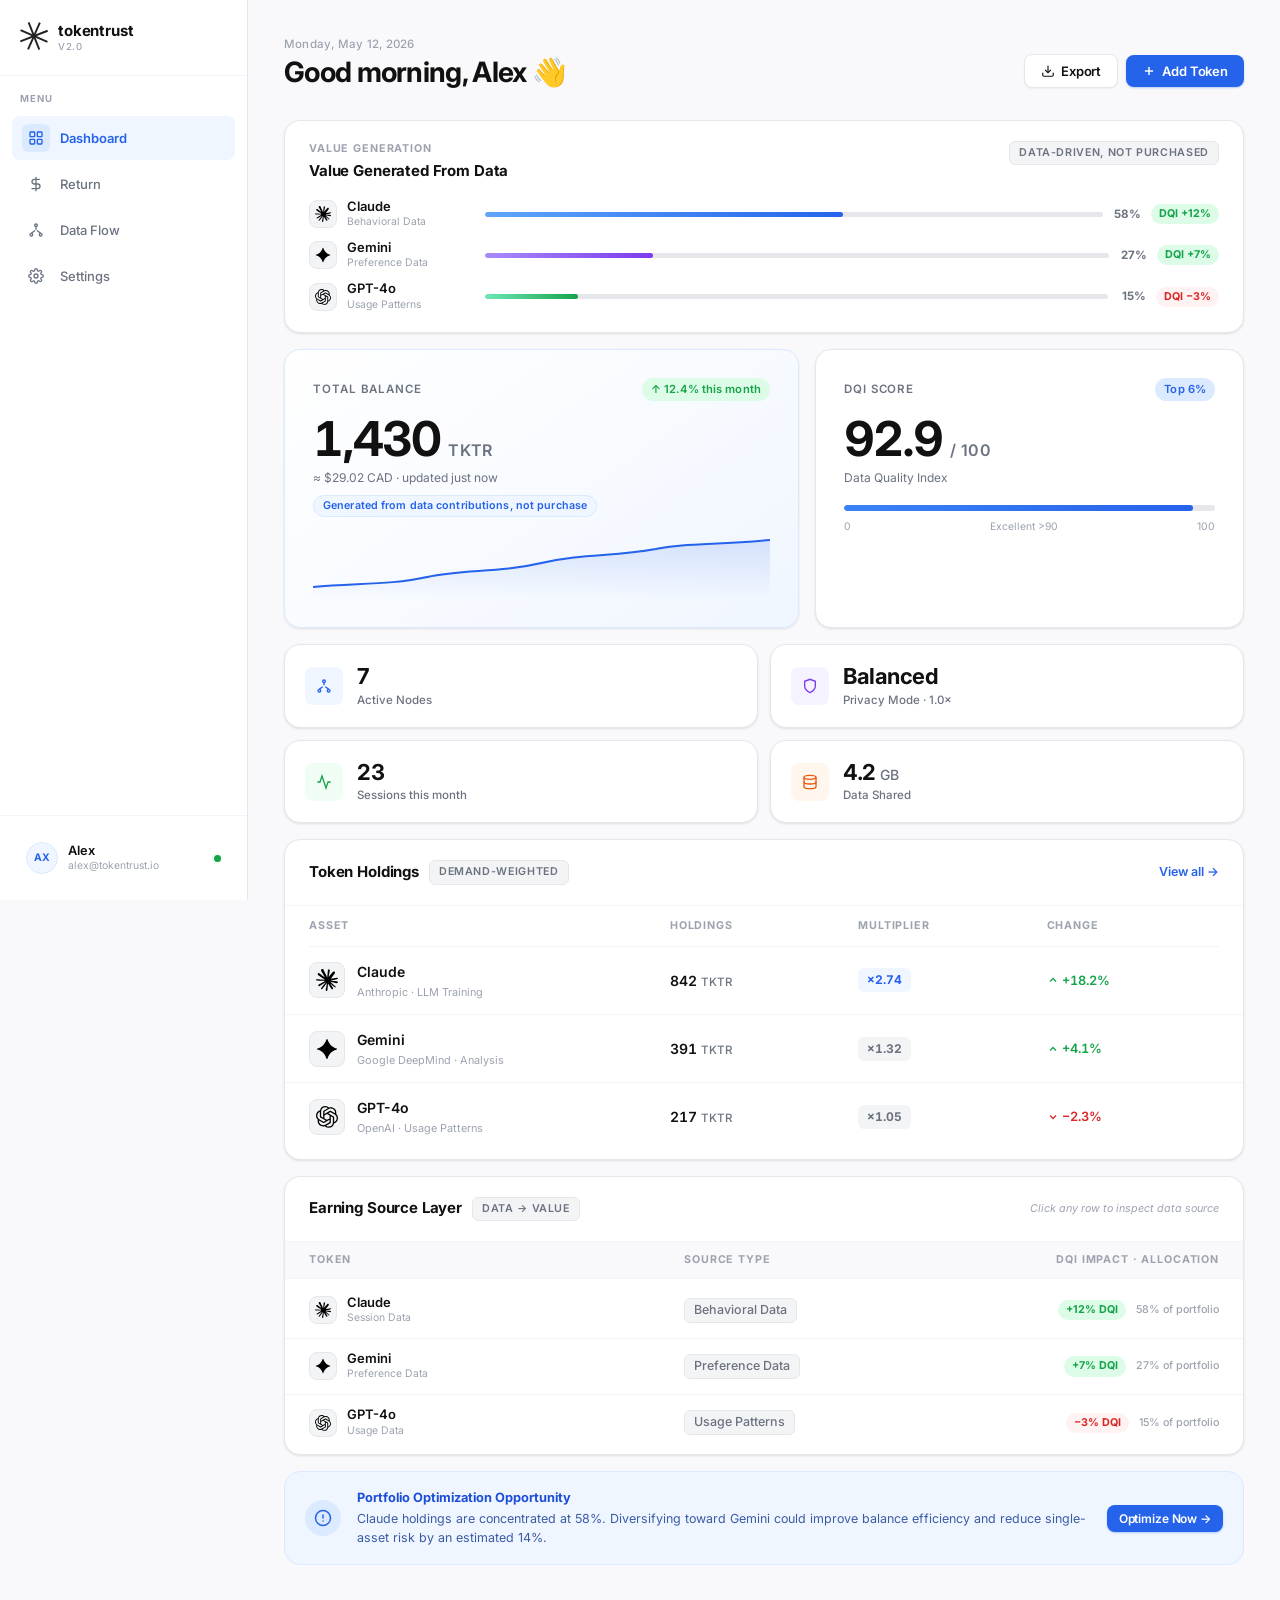
<file: index.html>
<!DOCTYPE html>
<html lang="en">
<head>
  <meta charset="UTF-8" />
  <meta name="viewport" content="width=device-width, initial-scale=1.0" />
  <title>TokenTrust — AI Data Sovereignty Platform</title>
  <link rel="preconnect" href="https://fonts.googleapis.com" />
  <link rel="preconnect" href="https://fonts.gstatic.com" crossorigin />
  <link href="https://fonts.googleapis.com/css2?family=Inter:wght@300;400;500;600;700;800&display=swap" rel="stylesheet" />
  <link rel="stylesheet" href="style.css" />
</head>
<body>
  <div class="app">

    <!-- ═══════════════ SIDEBAR ═══════════════ -->
    <aside class="sidebar">
      <div class="sidebar__brand">
        <div class="brand__logo">
          <img src="./toekntrust logo.svg" alt="tokentrust logo" width="28" height="28">
        </div>
        <div class="brand__text">
          <span class="brand__name">tokentrust</span>
          <span class="brand__ver">v2.0</span>
        </div>
      </div>

      <div class="sidebar__section-label">Menu</div>
      <nav class="sidebar__nav">
        <button class="nav__item active" data-section="dashboard">
          <span class="nav__icon">
            <svg width="16" height="16" viewBox="0 0 24 24" fill="none" stroke="currentColor" stroke-width="2" stroke-linecap="round" stroke-linejoin="round">
              <rect x="3" y="3" width="7" height="7" rx="1"/><rect x="14" y="3" width="7" height="7" rx="1"/>
              <rect x="3" y="14" width="7" height="7" rx="1"/><rect x="14" y="14" width="7" height="7" rx="1"/>
            </svg>
          </span>
          <span class="nav__label">Dashboard</span>
        </button>
        <button class="nav__item" data-section="return">
          <span class="nav__icon">
            <svg width="16" height="16" viewBox="0 0 24 24" fill="none" stroke="currentColor" stroke-width="2" stroke-linecap="round" stroke-linejoin="round">
              <path d="M12 2v20M17 5H9.5a3.5 3.5 0 0 0 0 7h5a3.5 3.5 0 0 1 0 7H6"/>
            </svg>
          </span>
          <span class="nav__label">Return</span>
        </button>
        <button class="nav__item" data-section="flow">
          <span class="nav__icon">
            <svg width="16" height="16" viewBox="0 0 24 24" fill="none" stroke="currentColor" stroke-width="2" stroke-linecap="round" stroke-linejoin="round">
              <circle cx="12" cy="5" r="2"/><circle cx="5" cy="19" r="2"/><circle cx="19" cy="19" r="2"/>
              <path d="M12 7v4M5 17l5-4M19 17l-5-4"/>
            </svg>
          </span>
          <span class="nav__label">Data Flow</span>
        </button>
        <button class="nav__item" data-section="settings">
          <span class="nav__icon">
            <svg width="16" height="16" viewBox="0 0 24 24" fill="none" stroke="currentColor" stroke-width="2" stroke-linecap="round" stroke-linejoin="round">
              <circle cx="12" cy="12" r="3"/>
              <path d="M19.4 15a1.65 1.65 0 0 0 .33 1.82l.06.06a2 2 0 0 1-2.83 2.83l-.06-.06a1.65 1.65 0 0 0-1.82-.33 1.65 1.65 0 0 0-1 1.51V21a2 2 0 0 1-4 0v-.09A1.65 1.65 0 0 0 9 19.4a1.65 1.65 0 0 0-1.82.33l-.06.06a2 2 0 0 1-2.83-2.83l.06-.06A1.65 1.65 0 0 0 4.68 15a1.65 1.65 0 0 0-1.51-1H3a2 2 0 0 1 0-4h.09A1.65 1.65 0 0 0 4.6 9a1.65 1.65 0 0 0-.33-1.82l-.06-.06a2 2 0 0 1 2.83-2.83l.06.06A1.65 1.65 0 0 0 9 4.68a1.65 1.65 0 0 0 1-1.51V3a2 2 0 0 1 4 0v.09a1.65 1.65 0 0 0 1 1.51 1.65 1.65 0 0 0 1.82-.33l.06-.06a2 2 0 0 1 2.83 2.83l-.06.06A1.65 1.65 0 0 0 19.4 9a1.65 1.65 0 0 0 1.51 1H21a2 2 0 0 1 0 4h-.09a1.65 1.65 0 0 0-1.51 1z"/>
            </svg>
          </span>
          <span class="nav__label">Settings</span>
        </button>
      </nav>

      <div class="sidebar__footer">
        <div class="user-card">
          <div class="user-card__avatar">AX</div>
          <div class="user-card__info">
            <p class="user-card__name">Alex</p>
            <p class="user-card__email">alex@tokentrust.io</p>
          </div>
          <div class="user-card__status"></div>
        </div>
      </div>
    </aside>

    <!-- ═══════════════ MOBILE NAV ═══════════════ -->
    <nav class="mobile-nav">
      <button class="mnav__item active" data-section="dashboard">
        <svg width="20" height="20" viewBox="0 0 24 24" fill="none" stroke="currentColor" stroke-width="2" stroke-linecap="round" stroke-linejoin="round">
          <rect x="3" y="3" width="7" height="7" rx="1"/><rect x="14" y="3" width="7" height="7" rx="1"/>
          <rect x="3" y="14" width="7" height="7" rx="1"/><rect x="14" y="14" width="7" height="7" rx="1"/>
        </svg>
        <span>Dashboard</span>
      </button>
      <button class="mnav__item" data-section="return">
        <svg width="20" height="20" viewBox="0 0 24 24" fill="none" stroke="currentColor" stroke-width="2" stroke-linecap="round" stroke-linejoin="round">
          <path d="M12 2v20M17 5H9.5a3.5 3.5 0 0 0 0 7h5a3.5 3.5 0 0 1 0 7H6"/>
        </svg>
        <span>Return</span>
      </button>
      <button class="mnav__item" data-section="flow">
        <svg width="20" height="20" viewBox="0 0 24 24" fill="none" stroke="currentColor" stroke-width="2" stroke-linecap="round" stroke-linejoin="round">
          <circle cx="12" cy="5" r="2"/><circle cx="5" cy="19" r="2"/><circle cx="19" cy="19" r="2"/>
          <path d="M12 7v4M5 17l5-4M19 17l-5-4"/>
        </svg>
        <span>Flow</span>
      </button>
      <button class="mnav__item" data-section="settings">
        <svg width="20" height="20" viewBox="0 0 24 24" fill="none" stroke="currentColor" stroke-width="2" stroke-linecap="round" stroke-linejoin="round">
          <circle cx="12" cy="12" r="3"/>
          <path d="M19.4 15a1.65 1.65 0 0 0 .33 1.82l.06.06a2 2 0 0 1-2.83 2.83l-.06-.06a1.65 1.65 0 0 0-1.82-.33 1.65 1.65 0 0 0-1 1.51V21a2 2 0 0 1-4 0v-.09A1.65 1.65 0 0 0 9 19.4a1.65 1.65 0 0 0-1.82.33l-.06.06a2 2 0 0 1-2.83-2.83l.06-.06A1.65 1.65 0 0 0 4.68 15a1.65 1.65 0 0 0-1.51-1H3a2 2 0 0 1 0-4h.09A1.65 1.65 0 0 0 4.6 9a1.65 1.65 0 0 0-.33-1.82l-.06-.06a2 2 0 0 1 2.83-2.83l.06.06A1.65 1.65 0 0 0 9 4.68a1.65 1.65 0 0 0 1-1.51V3a2 2 0 0 1 4 0v.09a1.65 1.65 0 0 0 1 1.51 1.65 1.65 0 0 0 1.82-.33l.06-.06a2 2 0 0 1 2.83 2.83l-.06.06A1.65 1.65 0 0 0 19.4 9a1.65 1.65 0 0 0 1.51 1H21a2 2 0 0 1 0 4h-.09a1.65 1.65 0 0 0-1.51 1z"/>
        </svg>
        <span>Settings</span>
      </button>
    </nav>

    <!-- ═══════════════ MAIN CONTENT ═══════════════ -->
    <main class="main">

      <!-- ──────────── DASHBOARD ──────────── -->
      <section class="page page--active" id="section-dashboard">

        <header class="page__header">
          <div>
            <p class="page__eyebrow">Monday, May 12, 2026</p>
            <h1 class="page__title">Good morning, Alex 👋</h1>
          </div>
          <div class="header__actions">
            <button class="btn btn--secondary">
              <svg width="14" height="14" viewBox="0 0 24 24" fill="none" stroke="currentColor" stroke-width="2"><path d="M21 15v4a2 2 0 0 1-2 2H5a2 2 0 0 1-2-2v-4"/><polyline points="7 10 12 15 17 10"/><line x1="12" y1="15" x2="12" y2="3"/></svg>
              Export
            </button>
            <button class="btn btn--primary">
              <svg width="14" height="14" viewBox="0 0 24 24" fill="none" stroke="currentColor" stroke-width="2.5"><line x1="12" y1="5" x2="12" y2="19"/><line x1="5" y1="12" x2="19" y2="12"/></svg>
              Add Token
            </button>
          </div>
        </header>

        <!-- Value Origin Card -->
        <div class="card value-origin">
          <div class="value-origin__header">
            <div>
              <p class="value-origin__eyebrow">Value Generation</p>
              <h3 class="value-origin__title">Value Generated From Data</h3>
            </div>
            <span class="chip">Data-Driven, Not Purchased</span>
          </div>
          <div class="value-origin__items">
            <div class="value-origin__item">
              <div class="value-origin__item-left">
                <div class="ai-avatar vo-avatar"><img src="./claude.svg" width="16" height="16"></div>
                <div>
                  <span class="vo-name">Claude</span>
                  <span class="vo-src">Behavioral Data</span>
                </div>
              </div>
              <div class="value-origin__item-right">
                <div class="vo-bar-wrap"><div class="vo-bar" style="width:58%"></div></div>
                <span class="vo-pct">58%</span>
                <span class="vo-dqi vo-dqi--up">DQI +12%</span>
              </div>
            </div>
            <div class="value-origin__item">
              <div class="value-origin__item-left">
                <div class="ai-avatar vo-avatar"><img src="./gemini.svg" width="16" height="16"></div>
                <div>
                  <span class="vo-name">Gemini</span>
                  <span class="vo-src">Preference Data</span>
                </div>
              </div>
              <div class="value-origin__item-right">
                <div class="vo-bar-wrap"><div class="vo-bar vo-bar--mid" style="width:27%"></div></div>
                <span class="vo-pct">27%</span>
                <span class="vo-dqi vo-dqi--up">DQI +7%</span>
              </div>
            </div>
            <div class="value-origin__item">
              <div class="value-origin__item-left">
                <div class="ai-avatar vo-avatar"><img src="./openai.svg" width="16" height="16"></div>
                <div>
                  <span class="vo-name">GPT-4o</span>
                  <span class="vo-src">Usage Patterns</span>
                </div>
              </div>
              <div class="value-origin__item-right">
                <div class="vo-bar-wrap"><div class="vo-bar vo-bar--low" style="width:15%"></div></div>
                <span class="vo-pct">15%</span>
                <span class="vo-dqi vo-dqi--dn">DQI −3%</span>
              </div>
            </div>
          </div>
        </div>

        <!-- KPI Hero Row -->
        <div class="kpi-hero">

          <!-- Balance Card -->
          <div class="card kpi-hero__card kpi-hero__card--featured">
            <div class="kpi__meta">
              <span class="kpi__label">Total Balance</span>
              <span class="badge badge--green">↑ 12.4% this month</span>
            </div>
            <div class="kpi__value-row">
              <span class="kpi__value" id="counter-balance">0</span>
              <span class="kpi__unit">TKTR</span>
            </div>
            <p class="kpi__sub">≈ $29.02 CAD · updated just now</p>
            <p class="kpi__origin">Generated from data contributions, not purchase</p>
            <div class="sparkline-container">
              <svg class="sparkline" viewBox="0 0 320 64" preserveAspectRatio="none">
                <defs>
                  <linearGradient id="spark-fill" x1="0" y1="0" x2="0" y2="1">
                    <stop offset="0%" stop-color="#2563EB" stop-opacity="0.15"/>
                    <stop offset="100%" stop-color="#2563EB" stop-opacity="0"/>
                  </linearGradient>
                </defs>
                <path d="M0,52 C30,48 55,50 80,42 C105,34 130,38 160,28 C190,18 210,22 240,14 C260,8 285,10 320,5" stroke="#2563EB" stroke-width="2" fill="none"/>
                <path d="M0,52 C30,48 55,50 80,42 C105,34 130,38 160,28 C190,18 210,22 240,14 C260,8 285,10 320,5 L320,64 L0,64Z" fill="url(#spark-fill)"/>
              </svg>
            </div>
          </div>

          <!-- DQI Card -->
          <div class="card kpi-hero__card">
            <div class="kpi__meta">
              <span class="kpi__label">DQI Score</span>
              <span class="badge badge--blue">Top 6%</span>
            </div>
            <div class="kpi__value-row">
              <span class="kpi__value" id="counter-dqi">0.0</span>
              <span class="kpi__unit">/ 100</span>
            </div>
            <p class="kpi__sub">Data Quality Index</p>
            <div class="dqi-bar-wrap">
              <div class="dqi-bar-track">
                <div class="dqi-bar-fill" id="dqi-fill"></div>
              </div>
              <div class="dqi-bar-labels">
                <span>0</span>
                <span>Excellent &gt;90</span>
                <span>100</span>
              </div>
            </div>
          </div>

        </div>

        <!-- Secondary KPI Row -->
        <div class="kpi-row">
          <div class="card kpi-mini">
            <div class="kpi-mini__icon kpi-mini__icon--blue">
              <svg width="16" height="16" viewBox="0 0 24 24" fill="none" stroke="currentColor" stroke-width="2"><circle cx="12" cy="5" r="2"/><circle cx="5" cy="19" r="2"/><circle cx="19" cy="19" r="2"/><path d="M12 7v4M5 17l5-4M19 17l-5-4"/></svg>
            </div>
            <div>
              <p class="kpi-mini__val">7</p>
              <p class="kpi-mini__lbl">Active Nodes</p>
            </div>
          </div>
          <div class="card kpi-mini">
            <div class="kpi-mini__icon kpi-mini__icon--purple">
              <svg width="16" height="16" viewBox="0 0 24 24" fill="none" stroke="currentColor" stroke-width="2"><path d="M12 22s8-4 8-10V5l-8-3-8 3v7c0 6 8 10 8 10z"/></svg>
            </div>
            <div>
              <p class="kpi-mini__val">Balanced</p>
              <p class="kpi-mini__lbl">Privacy Mode · 1.0×</p>
            </div>
          </div>
          <div class="card kpi-mini">
            <div class="kpi-mini__icon kpi-mini__icon--green">
              <svg width="16" height="16" viewBox="0 0 24 24" fill="none" stroke="currentColor" stroke-width="2"><polyline points="22 12 18 12 15 21 9 3 6 12 2 12"/></svg>
            </div>
            <div>
              <p class="kpi-mini__val">23</p>
              <p class="kpi-mini__lbl">Sessions this month</p>
            </div>
          </div>
          <div class="card kpi-mini">
            <div class="kpi-mini__icon kpi-mini__icon--orange">
              <svg width="16" height="16" viewBox="0 0 24 24" fill="none" stroke="currentColor" stroke-width="2"><ellipse cx="12" cy="5" rx="9" ry="3"/><path d="M21 12c0 1.66-4 3-9 3s-9-1.34-9-3"/><path d="M3 5v14c0 1.66 4 3 9 3s9-1.34 9-3V5"/></svg>
            </div>
            <div>
              <p class="kpi-mini__val">4.2 <span class="kpi-mini__unit">GB</span></p>
              <p class="kpi-mini__lbl">Data Shared</p>
            </div>
          </div>
        </div>

        <!-- Token Holdings -->
        <div class="card card--table">
          <div class="card__header">
            <div class="card__header-left">
              <h2 class="card__title">Token Holdings</h2>
              <span class="chip">Demand-Weighted</span>
            </div>
            <a href="#" class="link-action" onclick="return false">View all →</a>
          </div>

          <div class="token-table">
            <div class="token-table__head">
              <span>Asset</span>
              <span>Holdings</span>
              <span>Multiplier</span>
              <span>Change</span>
              <span>Allocation</span>
            </div>

            <!-- Claude -->
            <div class="token-row token-row--top" data-key="claude" style="cursor:pointer" title="Click to inspect data source">
              <div class="token-row__asset">
                <div class="ai-avatar">
                  <img src="./claude.svg" alt="Claude" width="22" height="22">
                </div>
                <div>
                  <p class="token-row__name">Claude</p>
                  <p class="token-row__org">Anthropic · LLM Training</p>
                </div>
              </div>
              <div class="token-row__holdings">842 <span class="token-unit">TKTR</span></div>
              <div class="token-row__mult">
                <span class="mult-badge">×2.74</span>
              </div>
              <div class="token-row__change change--up">
                <svg width="12" height="12" viewBox="0 0 24 24" fill="none" stroke="currentColor" stroke-width="2.5"><polyline points="18 15 12 9 6 15"/></svg>
                +18.2%
              </div>
              <div class="token-row__bar">
                <div class="alloc-bar">
                  <div class="alloc-bar__fill" style="width:58%"></div>
                </div>
                <span class="alloc-pct">58%</span>
              </div>
            </div>

            <!-- Gemini -->
            <div class="token-row" data-key="gemini" style="cursor:pointer" title="Click to inspect data source">
              <div class="token-row__asset">
                <div class="ai-avatar">
                  <img src="./gemini.svg" alt="Gemini" width="22" height="22">
                </div>
                <div>
                  <p class="token-row__name">Gemini</p>
                  <p class="token-row__org">Google DeepMind · Analysis</p>
                </div>
              </div>
              <div class="token-row__holdings">391 <span class="token-unit">TKTR</span></div>
              <div class="token-row__mult">
                <span class="mult-badge mult-badge--dim">×1.32</span>
              </div>
              <div class="token-row__change change--up">
                <svg width="12" height="12" viewBox="0 0 24 24" fill="none" stroke="currentColor" stroke-width="2.5"><polyline points="18 15 12 9 6 15"/></svg>
                +4.1%
              </div>
              <div class="token-row__bar">
                <div class="alloc-bar">
                  <div class="alloc-bar__fill" style="width:27%"></div>
                </div>
                <span class="alloc-pct">27%</span>
              </div>
            </div>

            <!-- OpenAI -->
            <div class="token-row" data-key="openai" style="cursor:pointer" title="Click to inspect data source">
              <div class="token-row__asset">
                <div class="ai-avatar">
                  <img src="./openai.svg" alt="OpenAI" width="22" height="22">
                </div>
                <div>
                  <p class="token-row__name">GPT-4o</p>
                  <p class="token-row__org">OpenAI · Usage Patterns</p>
                </div>
              </div>
              <div class="token-row__holdings">217 <span class="token-unit">TKTR</span></div>
              <div class="token-row__mult">
                <span class="mult-badge mult-badge--dim">×1.05</span>
              </div>
              <div class="token-row__change change--dn">
                <svg width="12" height="12" viewBox="0 0 24 24" fill="none" stroke="currentColor" stroke-width="2.5"><polyline points="6 9 12 15 18 9"/></svg>
                −2.3%
              </div>
              <div class="token-row__bar">
                <div class="alloc-bar">
                  <div class="alloc-bar__fill" style="width:15%"></div>
                </div>
                <span class="alloc-pct">15%</span>
              </div>
            </div>
          </div>
        </div>

        <!-- Earning Source Layer (populated by JS) -->
        <div id="earning-source-layer" style="margin-bottom:16px"></div>

        <!-- Recommendation Banner -->
        <div class="rec-banner">
          <div class="rec-banner__icon">
            <svg width="18" height="18" viewBox="0 0 24 24" fill="none" stroke="#2563EB" stroke-width="2" stroke-linecap="round"><circle cx="12" cy="12" r="10"/><line x1="12" y1="8" x2="12" y2="12"/><line x1="12" y1="16" x2="12.01" y2="16"/></svg>
          </div>
          <div class="rec-banner__body">
            <p class="rec-banner__title">Portfolio Optimization Opportunity</p>
            <p class="rec-banner__text">Claude holdings are concentrated at 58%. Diversifying toward Gemini could improve balance efficiency and reduce single-asset risk by an estimated 14%.</p>
          </div>
          <button class="btn btn--primary btn--sm">Optimize Now →</button>
        </div>

      </section>

      <!-- ──────────── RETURN ──────────── -->
      <section class="page" id="section-return">
        <header class="page__header">
          <div>
            <p class="page__eyebrow">Value Recirculation · Data Economy</p>
            <h1 class="page__title">Return</h1>
          </div>
        </header>

        <div class="kpi-row kpi-row--2">
          <div class="card kpi-stat">
            <p class="kpi__label">Total Earned (Lifetime)</p>
            <p class="kpi__value kpi__value--lg" style="color:var(--text-1);font-weight:600">1,450</p>
            <p class="kpi__sub">TKTR · from data contributions, not purchase</p>
            <div class="empty-bar" style="background:linear-gradient(90deg,#60A5FA,#2563EB);opacity:0.4"></div>
          </div>
          <div class="card kpi-stat">
            <p class="kpi__label">This Month</p>
            <p class="kpi__value kpi__value--lg" style="color:var(--text-1);font-weight:600">284</p>
            <p class="kpi__sub">TKTR · 14 contributions · avg 91% retained</p>
            <div class="empty-bar" style="background:linear-gradient(90deg,#34D399,#16A34A);width:60%;opacity:0.4"></div>
          </div>
        </div>

        <div class="card card--table">
          <div class="card__header">
            <div class="card__header-left">
              <h2 class="card__title">Transaction History</h2>
              <span class="chip">20 records</span>
            </div>
            <div class="table-filter">
              <button class="filter-btn filter-btn--active">All</button>
              <button class="filter-btn">Pending</button>
              <button class="filter-btn">Complete</button>
            </div>
          </div>
          <div class="table-scroll">
            <table class="data-table">
              <thead>
                <tr>
                  <th>Date</th>
                  <th>Source</th>
                  <th>Type</th>
                  <th style="text-align:right">Amount</th>
                  <th style="text-align:right">Status</th>
                </tr>
              </thead>
              <tbody id="tx-tbody"></tbody>
            </table>
          </div>
        </div>
      </section>

      <!-- ──────────── DATA FLOW ──────────── -->
      <section class="page" id="section-flow">
        <header class="page__header">
          <div>
            <p class="page__eyebrow">Value Flow Infrastructure · Not Data Transfer</p>
            <h1 class="page__title">Data Flow</h1>
          </div>
          <span class="status-pill">
            <span class="status-dot"></span>
            7 Active Destinations
          </span>
        </header>

        <div id="flow-diagram" class="flow-diagram-wrap"></div>

        <div class="dest-grid" id="dest-grid"></div>

        <div class="card card--table">
          <div class="card__header">
            <h2 class="card__title">Recent Transfers</h2>
            <span class="chip">Last 7 days</span>
          </div>
          <div id="transfer-list"></div>
        </div>
      </section>

      <!-- ──────────── SETTINGS ──────────── -->
      <section class="page" id="section-settings">
        <header class="page__header">
          <div>
            <p class="page__eyebrow">Preferences</p>
            <h1 class="page__title">Account Settings</h1>
          </div>
        </header>

        <!-- Regulatory Compliance -->
        <div class="card settings-block regulatory-block">
          <h3 class="settings-block__title">Regulatory Status</h3>
          <div class="reg-badges">
            <span class="reg-badge reg-badge--active">
              <svg width="11" height="11" viewBox="0 0 24 24" fill="none" stroke="currentColor" stroke-width="3"><polyline points="20 6 9 17 4 12"/></svg>
              PIPEDA Compliant
            </span>
            <span class="reg-badge reg-badge--active">
              <svg width="11" height="11" viewBox="0 0 24 24" fill="none" stroke="currentColor" stroke-width="3"><polyline points="20 6 9 17 4 12"/></svg>
              FINTRAC Registered
            </span>
            <span class="reg-badge reg-badge--active">
              <svg width="11" height="11" viewBox="0 0 24 24" fill="none" stroke="currentColor" stroke-width="3"><polyline points="20 6 9 17 4 12"/></svg>
              Cross-border Ready
            </span>
          </div>
          <p class="reg-desc">All data transactions comply with Canadian PIPEDA privacy regulations. Token flows are registered under FINTRAC guidelines for digital asset reporting. Cross-border value transfer is enabled for all 7 active partners.</p>
        </div>

        <!-- Profile -->
        <div class="card settings-block">
          <h3 class="settings-block__title">Profile</h3>
          <div class="profile-row">
            <div class="profile-avatar">AX</div>
            <div class="profile-info">
              <p class="profile-info__name">Alex</p>
              <p class="profile-info__email">alex@tokentrust.io</p>
              <p class="profile-info__since">Member since January 2025</p>
            </div>
            <button class="btn btn--secondary btn--sm">Edit Profile</button>
          </div>
        </div>

        <!-- Privacy Slider -->
        <div class="card settings-block">
          <h3 class="settings-block__title">Privacy Level</h3>
          <p class="settings-block__desc">Control how your behavioral data is shared with AI training partners. Sensitive information (SSN, medical, financial) is always protected and never shared.</p>

          <div class="priv-control">
            <div class="priv-steps">
              <div class="priv-step" data-step="0">
                <div class="priv-step__dot"></div>
                <span class="priv-step__name">Strict</span>
                <span class="priv-step__sub">Zero-Knowledge</span>
                <span class="priv-step__compliance">PIPEDA Tier 1</span>
              </div>
              <div class="priv-step priv-step--active" data-step="1">
                <div class="priv-step__dot"></div>
                <span class="priv-step__name">Balanced</span>
                <span class="priv-step__sub">1.0× Reward</span>
                <span class="priv-step__compliance">PIPEDA Tier 2</span>
              </div>
              <div class="priv-step" data-step="2">
                <div class="priv-step__dot"></div>
                <span class="priv-step__name">Open</span>
                <span class="priv-step__sub">Max Earnings</span>
                <span class="priv-step__compliance">PIPEDA Tier 3</span>
              </div>
            </div>
            <input type="range" id="privacy-slider" class="priv-slider" min="0" max="2" step="1" value="1" />
          </div>

          <!-- Node Status -->
          <div class="node-status" id="node-status">
            <div class="node-status__head">
              <div class="node-status__led" id="node-led"></div>
              <span class="node-status__mode" id="node-mode">Balanced Mode</span>
              <span class="node-status__tag" id="node-tag">Active</span>
            </div>
            <p class="node-status__desc" id="node-desc">
              Anonymized behavioral data is shared with selected AI partners. Sensitive data is always encrypted and never exposed.
            </p>
            <div class="node-stats">
              <div class="node-stat">
                <span class="node-stat__label">Reward Rate</span>
                <span class="node-stat__value" id="ns-reward">1.0×</span>
              </div>
              <div class="node-stat">
                <span class="node-stat__label">Data Shared</span>
                <span class="node-stat__value" id="ns-data">Behavioral</span>
              </div>
              <div class="node-stat">
                <span class="node-stat__label">ZK Proof</span>
                <span class="node-stat__value" id="ns-zk">Partial</span>
              </div>
              <div class="node-stat">
                <span class="node-stat__label">Encryption</span>
                <span class="node-stat__value" id="ns-enc">AES-256</span>
              </div>
              <div class="node-stat node-stat--wide">
                <span class="node-stat__label">Compliance Level</span>
                <span class="node-stat__value" id="ns-compliance">Standard Compliance</span>
              </div>
              <div class="node-stat node-stat--wide">
                <span class="node-stat__label">Regulatory Mode</span>
                <span class="node-stat__value node-stat__value--reg" id="ns-regmode">PIPEDA Tier 2 — Anonymized</span>
              </div>
            </div>
          </div>
        </div>

        <!-- Additional Settings -->
        <div class="card settings-block">
          <h3 class="settings-block__title">More Settings</h3>
          <ul class="settings-list">
            <li class="settings-row">
              <div>
                <p class="settings-row__name">Data Preferences</p>
                <p class="settings-row__desc">Manage eligible data types for sharing</p>
              </div>
              <svg width="16" height="16" viewBox="0 0 24 24" fill="none" stroke="#9CA3AF" stroke-width="2"><polyline points="9 18 15 12 9 6"/></svg>
            </li>
            <li class="settings-row">
              <div>
                <p class="settings-row__name">Refund Analytics</p>
                <p class="settings-row__desc">Detailed earnings breakdown by source</p>
              </div>
              <svg width="16" height="16" viewBox="0 0 24 24" fill="none" stroke="#9CA3AF" stroke-width="2"><polyline points="9 18 15 12 9 6"/></svg>
            </li>
            <li class="settings-row">
              <div>
                <p class="settings-row__name">Export My Data</p>
                <p class="settings-row__desc">Download full history as JSON or CSV</p>
              </div>
              <svg width="16" height="16" viewBox="0 0 24 24" fill="none" stroke="#9CA3AF" stroke-width="2"><polyline points="9 18 15 12 9 6"/></svg>
            </li>
            <li class="settings-row">
              <div>
                <p class="settings-row__name">Connected Wallets</p>
                <p class="settings-row__desc">Manage on-chain payout addresses</p>
              </div>
              <svg width="16" height="16" viewBox="0 0 24 24" fill="none" stroke="#9CA3AF" stroke-width="2"><polyline points="9 18 15 12 9 6"/></svg>
            </li>
          </ul>
        </div>

        <p class="page__footer">TokenTrust v2.0 · © 2026 Michael Joongmin Park</p>
      </section>

    </main>

    <!-- ═══════════════ MODAL A — Data Source Detail ═══════════════ -->
    <div class="modal" id="modal-data-source">
      <div class="modal__overlay"></div>
      <div class="modal__panel">
        <div class="modal__header">
          <div class="modal__header-icon" id="ds-modal-icon"></div>
          <div class="modal__header-text">
            <h2 class="modal__title" id="ds-modal-name">—</h2>
            <p class="modal__subtitle" id="ds-modal-srctype">—</p>
          </div>
          <button class="modal__close" aria-label="Close">✕</button>
        </div>
        <div class="modal__body">
          <div class="modal__section">
            <h3 class="modal__section-title">Data Types Used</h3>
            <div class="modal-chips" id="ds-modal-types"></div>
          </div>
          <div class="modal__section">
            <h3 class="modal__section-title">DQI Breakdown</h3>
            <div id="ds-modal-dqi"></div>
          </div>
          <div class="modal__section">
            <h3 class="modal__section-title">Reward Calculation Logic</h3>
            <div class="modal-reward-grid">
              <div class="modal-reward-item">
                <span class="modal-reward-label">Base Rate</span>
                <span class="modal-reward-val" id="ds-modal-baserate">—</span>
              </div>
              <div class="modal-reward-item">
                <span class="modal-reward-label">DQI Multiplier</span>
                <span class="modal-reward-val val--blue" id="ds-modal-multiplier">—</span>
              </div>
              <div class="modal-reward-item">
                <span class="modal-reward-label">Monthly Earnings</span>
                <span class="modal-reward-val val--green" id="ds-modal-earnings">—</span>
              </div>
              <div class="modal-reward-item">
                <span class="modal-reward-label">DQI Impact</span>
                <span class="modal-reward-val" id="ds-modal-dqi-impact">—</span>
              </div>
            </div>
          </div>
        </div>
      </div>
    </div>

    <!-- ═══════════════ MODAL B — Refund Detail ═══════════════ -->
    <div class="modal" id="modal-refund">
      <div class="modal__overlay"></div>
      <div class="modal__panel">
        <div class="modal__header">
          <div class="modal__header-text">
            <h2 class="modal__title">Return Detail</h2>
            <p class="modal__subtitle" id="rf-modal-date">—</p>
          </div>
          <span class="modal-tag" id="rf-modal-tag">—</span>
          <button class="modal__close" aria-label="Close">✕</button>
        </div>
        <div class="modal__body">
          <div class="modal__section">
            <h3 class="modal__section-title">Return Origin</h3>
            <div class="modal-kv-grid">
              <div class="modal-kv">
                <span class="modal-kv__label">Source</span>
                <span class="modal-kv__val" id="rf-modal-source">—</span>
              </div>
              <div class="modal-kv">
                <span class="modal-kv__label">Return Reason</span>
                <span class="modal-kv__val" id="rf-modal-reason">—</span>
              </div>
            </div>
          </div>
          <div class="modal__section">
            <h3 class="modal__section-title">Value Flow After Return</h3>
            <div class="modal-kv-grid">
              <div class="modal-kv">
                <span class="modal-kv__label">Original Amount</span>
                <span class="modal-kv__val" id="rf-modal-original">—</span>
              </div>
              <div class="modal-kv">
                <span class="modal-kv__label">Retained Value</span>
                <span class="modal-kv__val val--green" id="rf-modal-retained-amt">—</span>
              </div>
              <div class="modal-kv">
                <span class="modal-kv__label">Retention Rate</span>
                <span class="modal-kv__val" id="rf-modal-retained-pct">—</span>
              </div>
              <div class="modal-kv">
                <span class="modal-kv__label">Refunded Amount</span>
                <span class="modal-kv__val val--red" id="rf-modal-refunded-amt">—</span>
              </div>
            </div>
          </div>
          <div class="modal__section">
            <h3 class="modal__section-title">Reallocation Target</h3>
            <div class="modal-realloc-box">
              <span class="modal-realloc-arrow" id="rf-modal-realloc">—</span>
              <p class="modal-realloc-desc">Returned value is automatically reallocated to the highest-demand partner in your portfolio.</p>
            </div>
          </div>
        </div>
      </div>
    </div>

    <!-- ═══════════════ MODAL C — Value Flow Detail ═══════════════ -->
    <div class="modal" id="modal-flow">
      <div class="modal__overlay"></div>
      <div class="modal__panel">
        <div class="modal__header">
          <div class="modal__header-icon" id="vf-modal-icon"></div>
          <div class="modal__header-text">
            <h2 class="modal__title" id="vf-modal-name">—</h2>
            <p class="modal__subtitle" id="vf-modal-type">—</p>
          </div>
          <button class="modal__close" aria-label="Close">✕</button>
        </div>
        <div class="modal__body">
          <div class="modal__section">
            <h3 class="modal__section-title">Value Direction</h3>
            <span class="modal-direction-badge" id="vf-modal-direction">—</span>
          </div>
          <div class="modal__section">
            <h3 class="modal__section-title">Token Movement Path</h3>
            <div class="flow-path" id="vf-modal-path"></div>
          </div>
          <div class="modal__section">
            <h3 class="modal__section-title">Cross-Platform Value Change</h3>
            <div class="modal-kv-grid">
              <div class="modal-kv">
                <span class="modal-kv__label">Value Transferred</span>
                <span class="modal-kv__val" id="vf-modal-value">—</span>
              </div>
              <div class="modal-kv">
                <span class="modal-kv__label">Platform Change</span>
                <span class="modal-kv__val" id="vf-modal-change">—</span>
              </div>
            </div>
          </div>
          <div class="modal__section">
            <h3 class="modal__section-title">Demand Weighting</h3>
            <div class="modal-kv-grid">
              <div class="modal-kv">
                <span class="modal-kv__label">Demand Level</span>
                <span class="modal-kv__val" id="vf-modal-demand">—</span>
              </div>
              <div class="modal-kv">
                <span class="modal-kv__label">Multiplier</span>
                <span class="modal-kv__val val--blue" id="vf-modal-multiplier">—</span>
              </div>
              <div class="modal-kv">
                <span class="modal-kv__label">DQI Weight</span>
                <span class="modal-kv__val" id="vf-modal-dqi">—</span>
              </div>
            </div>
          </div>
        </div>
      </div>
    </div>

  </div>

  <script src="script.js"></script>
</body>
</html>
</file>
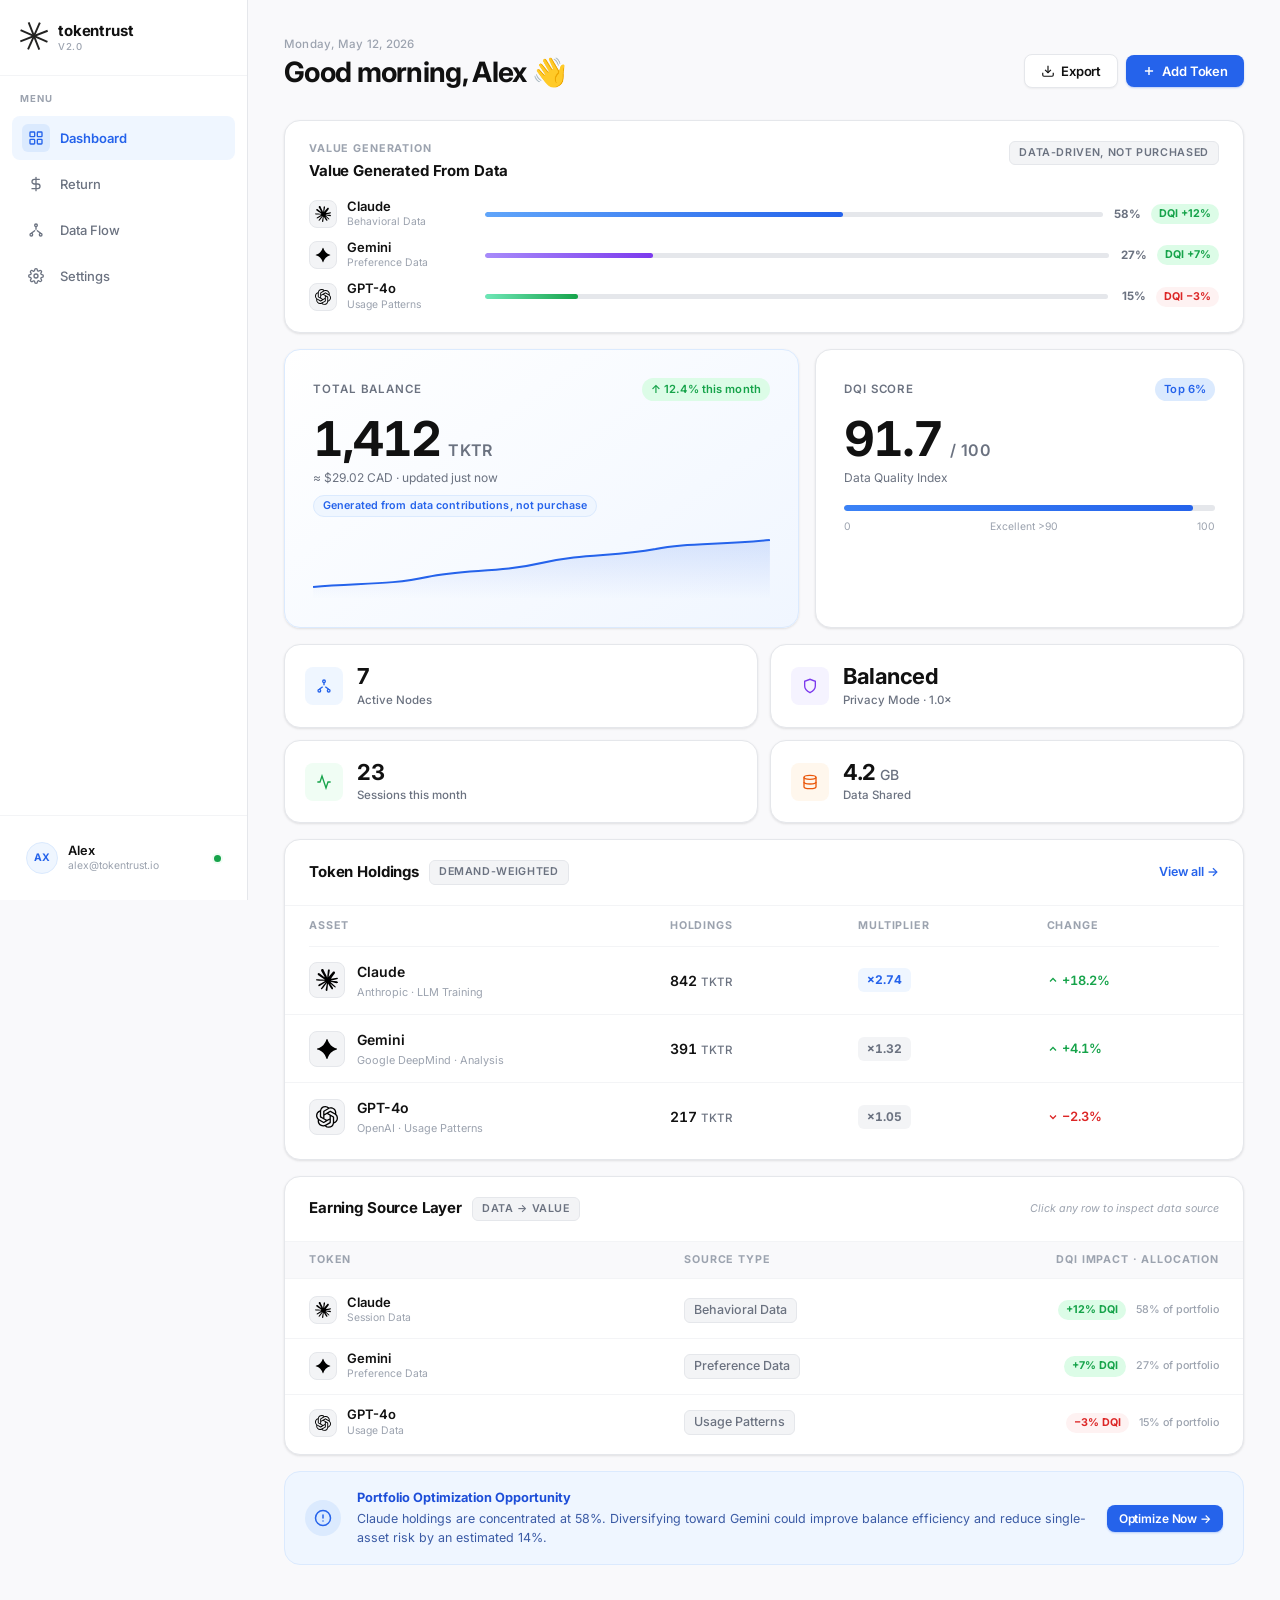
<file: Tokentrust/index.html>
<!DOCTYPE html>
<html lang="en">
<head>
  <meta charset="UTF-8" />
  <meta name="viewport" content="width=device-width, initial-scale=1.0" />
  <title>TokenTrust — AI Data Sovereignty Platform</title>
  <link rel="preconnect" href="https://fonts.googleapis.com" />
  <link rel="preconnect" href="https://fonts.gstatic.com" crossorigin />
  <link href="https://fonts.googleapis.com/css2?family=Inter:wght@300;400;500;600;700;800&display=swap" rel="stylesheet" />
  <link rel="stylesheet" href="style.css" />
</head>
<body>
  <div class="app">

    <!-- ═══════════════ SIDEBAR ═══════════════ -->
    <aside class="sidebar">
      <div class="sidebar__brand">
        <div class="brand__logo">
          <img src="./toekntrust logo.svg" alt="tokentrust logo" width="28" height="28">
        </div>
        <div class="brand__text">
          <span class="brand__name">tokentrust</span>
          <span class="brand__ver">v2.0</span>
        </div>
      </div>

      <div class="sidebar__section-label">Menu</div>
      <nav class="sidebar__nav">
        <button class="nav__item active" data-section="dashboard">
          <span class="nav__icon">
            <svg width="16" height="16" viewBox="0 0 24 24" fill="none" stroke="currentColor" stroke-width="2" stroke-linecap="round" stroke-linejoin="round">
              <rect x="3" y="3" width="7" height="7" rx="1"/><rect x="14" y="3" width="7" height="7" rx="1"/>
              <rect x="3" y="14" width="7" height="7" rx="1"/><rect x="14" y="14" width="7" height="7" rx="1"/>
            </svg>
          </span>
          <span class="nav__label">Dashboard</span>
        </button>
        <button class="nav__item" data-section="return">
          <span class="nav__icon">
            <svg width="16" height="16" viewBox="0 0 24 24" fill="none" stroke="currentColor" stroke-width="2" stroke-linecap="round" stroke-linejoin="round">
              <path d="M12 2v20M17 5H9.5a3.5 3.5 0 0 0 0 7h5a3.5 3.5 0 0 1 0 7H6"/>
            </svg>
          </span>
          <span class="nav__label">Return</span>
        </button>
        <button class="nav__item" data-section="flow">
          <span class="nav__icon">
            <svg width="16" height="16" viewBox="0 0 24 24" fill="none" stroke="currentColor" stroke-width="2" stroke-linecap="round" stroke-linejoin="round">
              <circle cx="12" cy="5" r="2"/><circle cx="5" cy="19" r="2"/><circle cx="19" cy="19" r="2"/>
              <path d="M12 7v4M5 17l5-4M19 17l-5-4"/>
            </svg>
          </span>
          <span class="nav__label">Data Flow</span>
        </button>
        <button class="nav__item" data-section="settings">
          <span class="nav__icon">
            <svg width="16" height="16" viewBox="0 0 24 24" fill="none" stroke="currentColor" stroke-width="2" stroke-linecap="round" stroke-linejoin="round">
              <circle cx="12" cy="12" r="3"/>
              <path d="M19.4 15a1.65 1.65 0 0 0 .33 1.82l.06.06a2 2 0 0 1-2.83 2.83l-.06-.06a1.65 1.65 0 0 0-1.82-.33 1.65 1.65 0 0 0-1 1.51V21a2 2 0 0 1-4 0v-.09A1.65 1.65 0 0 0 9 19.4a1.65 1.65 0 0 0-1.82.33l-.06.06a2 2 0 0 1-2.83-2.83l.06-.06A1.65 1.65 0 0 0 4.68 15a1.65 1.65 0 0 0-1.51-1H3a2 2 0 0 1 0-4h.09A1.65 1.65 0 0 0 4.6 9a1.65 1.65 0 0 0-.33-1.82l-.06-.06a2 2 0 0 1 2.83-2.83l.06.06A1.65 1.65 0 0 0 9 4.68a1.65 1.65 0 0 0 1-1.51V3a2 2 0 0 1 4 0v.09a1.65 1.65 0 0 0 1 1.51 1.65 1.65 0 0 0 1.82-.33l.06-.06a2 2 0 0 1 2.83 2.83l-.06.06A1.65 1.65 0 0 0 19.4 9a1.65 1.65 0 0 0 1.51 1H21a2 2 0 0 1 0 4h-.09a1.65 1.65 0 0 0-1.51 1z"/>
            </svg>
          </span>
          <span class="nav__label">Settings</span>
        </button>
      </nav>

      <div class="sidebar__footer">
        <div class="user-card">
          <div class="user-card__avatar">AX</div>
          <div class="user-card__info">
            <p class="user-card__name">Alex</p>
            <p class="user-card__email">alex@tokentrust.io</p>
          </div>
          <div class="user-card__status"></div>
        </div>
      </div>
    </aside>

    <!-- ═══════════════ MOBILE NAV ═══════════════ -->
    <nav class="mobile-nav">
      <button class="mnav__item active" data-section="dashboard">
        <svg width="20" height="20" viewBox="0 0 24 24" fill="none" stroke="currentColor" stroke-width="2" stroke-linecap="round" stroke-linejoin="round">
          <rect x="3" y="3" width="7" height="7" rx="1"/><rect x="14" y="3" width="7" height="7" rx="1"/>
          <rect x="3" y="14" width="7" height="7" rx="1"/><rect x="14" y="14" width="7" height="7" rx="1"/>
        </svg>
        <span>Dashboard</span>
      </button>
      <button class="mnav__item" data-section="return">
        <svg width="20" height="20" viewBox="0 0 24 24" fill="none" stroke="currentColor" stroke-width="2" stroke-linecap="round" stroke-linejoin="round">
          <path d="M12 2v20M17 5H9.5a3.5 3.5 0 0 0 0 7h5a3.5 3.5 0 0 1 0 7H6"/>
        </svg>
        <span>Return</span>
      </button>
      <button class="mnav__item" data-section="flow">
        <svg width="20" height="20" viewBox="0 0 24 24" fill="none" stroke="currentColor" stroke-width="2" stroke-linecap="round" stroke-linejoin="round">
          <circle cx="12" cy="5" r="2"/><circle cx="5" cy="19" r="2"/><circle cx="19" cy="19" r="2"/>
          <path d="M12 7v4M5 17l5-4M19 17l-5-4"/>
        </svg>
        <span>Flow</span>
      </button>
      <button class="mnav__item" data-section="settings">
        <svg width="20" height="20" viewBox="0 0 24 24" fill="none" stroke="currentColor" stroke-width="2" stroke-linecap="round" stroke-linejoin="round">
          <circle cx="12" cy="12" r="3"/>
          <path d="M19.4 15a1.65 1.65 0 0 0 .33 1.82l.06.06a2 2 0 0 1-2.83 2.83l-.06-.06a1.65 1.65 0 0 0-1.82-.33 1.65 1.65 0 0 0-1 1.51V21a2 2 0 0 1-4 0v-.09A1.65 1.65 0 0 0 9 19.4a1.65 1.65 0 0 0-1.82.33l-.06.06a2 2 0 0 1-2.83-2.83l.06-.06A1.65 1.65 0 0 0 4.68 15a1.65 1.65 0 0 0-1.51-1H3a2 2 0 0 1 0-4h.09A1.65 1.65 0 0 0 4.6 9a1.65 1.65 0 0 0-.33-1.82l-.06-.06a2 2 0 0 1 2.83-2.83l.06.06A1.65 1.65 0 0 0 9 4.68a1.65 1.65 0 0 0 1-1.51V3a2 2 0 0 1 4 0v.09a1.65 1.65 0 0 0 1 1.51 1.65 1.65 0 0 0 1.82-.33l.06-.06a2 2 0 0 1 2.83 2.83l-.06.06A1.65 1.65 0 0 0 19.4 9a1.65 1.65 0 0 0 1.51 1H21a2 2 0 0 1 0 4h-.09a1.65 1.65 0 0 0-1.51 1z"/>
        </svg>
        <span>Settings</span>
      </button>
    </nav>

    <!-- ═══════════════ MAIN CONTENT ═══════════════ -->
    <main class="main">

      <!-- ──────────── DASHBOARD ──────────── -->
      <section class="page page--active" id="section-dashboard">

        <header class="page__header">
          <div>
            <p class="page__eyebrow">Monday, May 12, 2026</p>
            <h1 class="page__title">Good morning, Alex 👋</h1>
          </div>
          <div class="header__actions">
            <button class="btn btn--secondary">
              <svg width="14" height="14" viewBox="0 0 24 24" fill="none" stroke="currentColor" stroke-width="2"><path d="M21 15v4a2 2 0 0 1-2 2H5a2 2 0 0 1-2-2v-4"/><polyline points="7 10 12 15 17 10"/><line x1="12" y1="15" x2="12" y2="3"/></svg>
              Export
            </button>
            <button class="btn btn--primary">
              <svg width="14" height="14" viewBox="0 0 24 24" fill="none" stroke="currentColor" stroke-width="2.5"><line x1="12" y1="5" x2="12" y2="19"/><line x1="5" y1="12" x2="19" y2="12"/></svg>
              Add Token
            </button>
          </div>
        </header>

        <!-- Value Origin Card -->
        <div class="card value-origin">
          <div class="value-origin__header">
            <div>
              <p class="value-origin__eyebrow">Value Generation</p>
              <h3 class="value-origin__title">Value Generated From Data</h3>
            </div>
            <span class="chip">Data-Driven, Not Purchased</span>
          </div>
          <div class="value-origin__items">
            <div class="value-origin__item">
              <div class="value-origin__item-left">
                <div class="ai-avatar vo-avatar"><img src="./claude.svg" width="16" height="16"></div>
                <div>
                  <span class="vo-name">Claude</span>
                  <span class="vo-src">Behavioral Data</span>
                </div>
              </div>
              <div class="value-origin__item-right">
                <div class="vo-bar-wrap"><div class="vo-bar" style="width:58%"></div></div>
                <span class="vo-pct">58%</span>
                <span class="vo-dqi vo-dqi--up">DQI +12%</span>
              </div>
            </div>
            <div class="value-origin__item">
              <div class="value-origin__item-left">
                <div class="ai-avatar vo-avatar"><img src="./gemini.svg" width="16" height="16"></div>
                <div>
                  <span class="vo-name">Gemini</span>
                  <span class="vo-src">Preference Data</span>
                </div>
              </div>
              <div class="value-origin__item-right">
                <div class="vo-bar-wrap"><div class="vo-bar vo-bar--mid" style="width:27%"></div></div>
                <span class="vo-pct">27%</span>
                <span class="vo-dqi vo-dqi--up">DQI +7%</span>
              </div>
            </div>
            <div class="value-origin__item">
              <div class="value-origin__item-left">
                <div class="ai-avatar vo-avatar"><img src="./openai.svg" width="16" height="16"></div>
                <div>
                  <span class="vo-name">GPT-4o</span>
                  <span class="vo-src">Usage Patterns</span>
                </div>
              </div>
              <div class="value-origin__item-right">
                <div class="vo-bar-wrap"><div class="vo-bar vo-bar--low" style="width:15%"></div></div>
                <span class="vo-pct">15%</span>
                <span class="vo-dqi vo-dqi--dn">DQI −3%</span>
              </div>
            </div>
          </div>
        </div>

        <!-- KPI Hero Row -->
        <div class="kpi-hero">

          <!-- Balance Card -->
          <div class="card kpi-hero__card kpi-hero__card--featured">
            <div class="kpi__meta">
              <span class="kpi__label">Total Balance</span>
              <span class="badge badge--green">↑ 12.4% this month</span>
            </div>
            <div class="kpi__value-row">
              <span class="kpi__value" id="counter-balance">0</span>
              <span class="kpi__unit">TKTR</span>
            </div>
            <p class="kpi__sub">≈ $29.02 CAD · updated just now</p>
            <p class="kpi__origin">Generated from data contributions, not purchase</p>
            <div class="sparkline-container">
              <svg class="sparkline" viewBox="0 0 320 64" preserveAspectRatio="none">
                <defs>
                  <linearGradient id="spark-fill" x1="0" y1="0" x2="0" y2="1">
                    <stop offset="0%" stop-color="#2563EB" stop-opacity="0.15"/>
                    <stop offset="100%" stop-color="#2563EB" stop-opacity="0"/>
                  </linearGradient>
                </defs>
                <path d="M0,52 C30,48 55,50 80,42 C105,34 130,38 160,28 C190,18 210,22 240,14 C260,8 285,10 320,5" stroke="#2563EB" stroke-width="2" fill="none"/>
                <path d="M0,52 C30,48 55,50 80,42 C105,34 130,38 160,28 C190,18 210,22 240,14 C260,8 285,10 320,5 L320,64 L0,64Z" fill="url(#spark-fill)"/>
              </svg>
            </div>
          </div>

          <!-- DQI Card -->
          <div class="card kpi-hero__card">
            <div class="kpi__meta">
              <span class="kpi__label">DQI Score</span>
              <span class="badge badge--blue">Top 6%</span>
            </div>
            <div class="kpi__value-row">
              <span class="kpi__value" id="counter-dqi">0.0</span>
              <span class="kpi__unit">/ 100</span>
            </div>
            <p class="kpi__sub">Data Quality Index</p>
            <div class="dqi-bar-wrap">
              <div class="dqi-bar-track">
                <div class="dqi-bar-fill" id="dqi-fill"></div>
              </div>
              <div class="dqi-bar-labels">
                <span>0</span>
                <span>Excellent &gt;90</span>
                <span>100</span>
              </div>
            </div>
          </div>

        </div>

        <!-- Secondary KPI Row -->
        <div class="kpi-row">
          <div class="card kpi-mini">
            <div class="kpi-mini__icon kpi-mini__icon--blue">
              <svg width="16" height="16" viewBox="0 0 24 24" fill="none" stroke="currentColor" stroke-width="2"><circle cx="12" cy="5" r="2"/><circle cx="5" cy="19" r="2"/><circle cx="19" cy="19" r="2"/><path d="M12 7v4M5 17l5-4M19 17l-5-4"/></svg>
            </div>
            <div>
              <p class="kpi-mini__val">7</p>
              <p class="kpi-mini__lbl">Active Nodes</p>
            </div>
          </div>
          <div class="card kpi-mini">
            <div class="kpi-mini__icon kpi-mini__icon--purple">
              <svg width="16" height="16" viewBox="0 0 24 24" fill="none" stroke="currentColor" stroke-width="2"><path d="M12 22s8-4 8-10V5l-8-3-8 3v7c0 6 8 10 8 10z"/></svg>
            </div>
            <div>
              <p class="kpi-mini__val">Balanced</p>
              <p class="kpi-mini__lbl">Privacy Mode · 1.0×</p>
            </div>
          </div>
          <div class="card kpi-mini">
            <div class="kpi-mini__icon kpi-mini__icon--green">
              <svg width="16" height="16" viewBox="0 0 24 24" fill="none" stroke="currentColor" stroke-width="2"><polyline points="22 12 18 12 15 21 9 3 6 12 2 12"/></svg>
            </div>
            <div>
              <p class="kpi-mini__val">23</p>
              <p class="kpi-mini__lbl">Sessions this month</p>
            </div>
          </div>
          <div class="card kpi-mini">
            <div class="kpi-mini__icon kpi-mini__icon--orange">
              <svg width="16" height="16" viewBox="0 0 24 24" fill="none" stroke="currentColor" stroke-width="2"><ellipse cx="12" cy="5" rx="9" ry="3"/><path d="M21 12c0 1.66-4 3-9 3s-9-1.34-9-3"/><path d="M3 5v14c0 1.66 4 3 9 3s9-1.34 9-3V5"/></svg>
            </div>
            <div>
              <p class="kpi-mini__val">4.2 <span class="kpi-mini__unit">GB</span></p>
              <p class="kpi-mini__lbl">Data Shared</p>
            </div>
          </div>
        </div>

        <!-- Token Holdings -->
        <div class="card card--table">
          <div class="card__header">
            <div class="card__header-left">
              <h2 class="card__title">Token Holdings</h2>
              <span class="chip">Demand-Weighted</span>
            </div>
            <a href="#" class="link-action" onclick="return false">View all →</a>
          </div>

          <div class="token-table">
            <div class="token-table__head">
              <span>Asset</span>
              <span>Holdings</span>
              <span>Multiplier</span>
              <span>Change</span>
              <span>Allocation</span>
            </div>

            <!-- Claude -->
            <div class="token-row token-row--top" data-key="claude" style="cursor:pointer" title="Click to inspect data source">
              <div class="token-row__asset">
                <div class="ai-avatar">
                  <img src="./claude.svg" alt="Claude" width="22" height="22">
                </div>
                <div>
                  <p class="token-row__name">Claude</p>
                  <p class="token-row__org">Anthropic · LLM Training</p>
                </div>
              </div>
              <div class="token-row__holdings">842 <span class="token-unit">TKTR</span></div>
              <div class="token-row__mult">
                <span class="mult-badge">×2.74</span>
              </div>
              <div class="token-row__change change--up">
                <svg width="12" height="12" viewBox="0 0 24 24" fill="none" stroke="currentColor" stroke-width="2.5"><polyline points="18 15 12 9 6 15"/></svg>
                +18.2%
              </div>
              <div class="token-row__bar">
                <div class="alloc-bar">
                  <div class="alloc-bar__fill" style="width:58%"></div>
                </div>
                <span class="alloc-pct">58%</span>
              </div>
            </div>

            <!-- Gemini -->
            <div class="token-row" data-key="gemini" style="cursor:pointer" title="Click to inspect data source">
              <div class="token-row__asset">
                <div class="ai-avatar">
                  <img src="./gemini.svg" alt="Gemini" width="22" height="22">
                </div>
                <div>
                  <p class="token-row__name">Gemini</p>
                  <p class="token-row__org">Google DeepMind · Analysis</p>
                </div>
              </div>
              <div class="token-row__holdings">391 <span class="token-unit">TKTR</span></div>
              <div class="token-row__mult">
                <span class="mult-badge mult-badge--dim">×1.32</span>
              </div>
              <div class="token-row__change change--up">
                <svg width="12" height="12" viewBox="0 0 24 24" fill="none" stroke="currentColor" stroke-width="2.5"><polyline points="18 15 12 9 6 15"/></svg>
                +4.1%
              </div>
              <div class="token-row__bar">
                <div class="alloc-bar">
                  <div class="alloc-bar__fill" style="width:27%"></div>
                </div>
                <span class="alloc-pct">27%</span>
              </div>
            </div>

            <!-- OpenAI -->
            <div class="token-row" data-key="openai" style="cursor:pointer" title="Click to inspect data source">
              <div class="token-row__asset">
                <div class="ai-avatar">
                  <img src="./openai.svg" alt="OpenAI" width="22" height="22">
                </div>
                <div>
                  <p class="token-row__name">GPT-4o</p>
                  <p class="token-row__org">OpenAI · Usage Patterns</p>
                </div>
              </div>
              <div class="token-row__holdings">217 <span class="token-unit">TKTR</span></div>
              <div class="token-row__mult">
                <span class="mult-badge mult-badge--dim">×1.05</span>
              </div>
              <div class="token-row__change change--dn">
                <svg width="12" height="12" viewBox="0 0 24 24" fill="none" stroke="currentColor" stroke-width="2.5"><polyline points="6 9 12 15 18 9"/></svg>
                −2.3%
              </div>
              <div class="token-row__bar">
                <div class="alloc-bar">
                  <div class="alloc-bar__fill" style="width:15%"></div>
                </div>
                <span class="alloc-pct">15%</span>
              </div>
            </div>
          </div>
        </div>

        <!-- Earning Source Layer (populated by JS) -->
        <div id="earning-source-layer" style="margin-bottom:16px"></div>

        <!-- Recommendation Banner -->
        <div class="rec-banner">
          <div class="rec-banner__icon">
            <svg width="18" height="18" viewBox="0 0 24 24" fill="none" stroke="#2563EB" stroke-width="2" stroke-linecap="round"><circle cx="12" cy="12" r="10"/><line x1="12" y1="8" x2="12" y2="12"/><line x1="12" y1="16" x2="12.01" y2="16"/></svg>
          </div>
          <div class="rec-banner__body">
            <p class="rec-banner__title">Portfolio Optimization Opportunity</p>
            <p class="rec-banner__text">Claude holdings are concentrated at 58%. Diversifying toward Gemini could improve balance efficiency and reduce single-asset risk by an estimated 14%.</p>
          </div>
          <button class="btn btn--primary btn--sm">Optimize Now →</button>
        </div>

      </section>

      <!-- ──────────── RETURN ──────────── -->
      <section class="page" id="section-return">
        <header class="page__header">
          <div>
            <p class="page__eyebrow">Value Recirculation · Data Economy</p>
            <h1 class="page__title">Return</h1>
          </div>
        </header>

        <div class="kpi-row kpi-row--2">
          <div class="card kpi-stat">
            <p class="kpi__label">Total Earned (Lifetime)</p>
            <p class="kpi__value kpi__value--lg" style="color:var(--text-1);font-weight:600">1,450</p>
            <p class="kpi__sub">TKTR · from data contributions, not purchase</p>
            <div class="empty-bar" style="background:linear-gradient(90deg,#60A5FA,#2563EB);opacity:0.4"></div>
          </div>
          <div class="card kpi-stat">
            <p class="kpi__label">This Month</p>
            <p class="kpi__value kpi__value--lg" style="color:var(--text-1);font-weight:600">284</p>
            <p class="kpi__sub">TKTR · 14 contributions · avg 91% retained</p>
            <div class="empty-bar" style="background:linear-gradient(90deg,#34D399,#16A34A);width:60%;opacity:0.4"></div>
          </div>
        </div>

        <div class="card card--table">
          <div class="card__header">
            <div class="card__header-left">
              <h2 class="card__title">Transaction History</h2>
              <span class="chip">20 records</span>
            </div>
            <div class="table-filter">
              <button class="filter-btn filter-btn--active">All</button>
              <button class="filter-btn">Pending</button>
              <button class="filter-btn">Complete</button>
            </div>
          </div>
          <div class="table-scroll">
            <table class="data-table">
              <thead>
                <tr>
                  <th>Date</th>
                  <th>Source</th>
                  <th>Type</th>
                  <th style="text-align:right">Amount</th>
                  <th style="text-align:right">Status</th>
                </tr>
              </thead>
              <tbody id="tx-tbody"></tbody>
            </table>
          </div>
        </div>
      </section>

      <!-- ──────────── DATA FLOW ──────────── -->
      <section class="page" id="section-flow">
        <header class="page__header">
          <div>
            <p class="page__eyebrow">Value Flow Infrastructure · Not Data Transfer</p>
            <h1 class="page__title">Data Flow</h1>
          </div>
          <span class="status-pill">
            <span class="status-dot"></span>
            7 Active Destinations
          </span>
        </header>

        <div class="dest-grid" id="dest-grid"></div>

        <div class="card card--table">
          <div class="card__header">
            <h2 class="card__title">Recent Transfers</h2>
            <span class="chip">Last 7 days</span>
          </div>
          <div id="transfer-list"></div>
        </div>
      </section>

      <!-- ──────────── SETTINGS ──────────── -->
      <section class="page" id="section-settings">
        <header class="page__header">
          <div>
            <p class="page__eyebrow">Preferences</p>
            <h1 class="page__title">Account Settings</h1>
          </div>
        </header>

        <!-- Regulatory Compliance -->
        <div class="card settings-block regulatory-block">
          <h3 class="settings-block__title">Regulatory Status</h3>
          <div class="reg-badges">
            <span class="reg-badge reg-badge--active">
              <svg width="11" height="11" viewBox="0 0 24 24" fill="none" stroke="currentColor" stroke-width="3"><polyline points="20 6 9 17 4 12"/></svg>
              PIPEDA Compliant
            </span>
            <span class="reg-badge reg-badge--active">
              <svg width="11" height="11" viewBox="0 0 24 24" fill="none" stroke="currentColor" stroke-width="3"><polyline points="20 6 9 17 4 12"/></svg>
              FINTRAC Registered
            </span>
            <span class="reg-badge reg-badge--active">
              <svg width="11" height="11" viewBox="0 0 24 24" fill="none" stroke="currentColor" stroke-width="3"><polyline points="20 6 9 17 4 12"/></svg>
              Cross-border Ready
            </span>
          </div>
          <p class="reg-desc">All data transactions comply with Canadian PIPEDA privacy regulations. Token flows are registered under FINTRAC guidelines for digital asset reporting. Cross-border value transfer is enabled for all 7 active partners.</p>
        </div>

        <!-- Profile -->
        <div class="card settings-block">
          <h3 class="settings-block__title">Profile</h3>
          <div class="profile-row">
            <div class="profile-avatar">AX</div>
            <div class="profile-info">
              <p class="profile-info__name">Alex</p>
              <p class="profile-info__email">alex@tokentrust.io</p>
              <p class="profile-info__since">Member since January 2025</p>
            </div>
            <button class="btn btn--secondary btn--sm">Edit Profile</button>
          </div>
        </div>

        <!-- Privacy Slider -->
        <div class="card settings-block">
          <h3 class="settings-block__title">Privacy Level</h3>
          <p class="settings-block__desc">Control how your behavioral data is shared with AI training partners. Sensitive information (SSN, medical, financial) is always protected and never shared.</p>

          <div class="priv-control">
            <div class="priv-steps">
              <div class="priv-step" data-step="0">
                <div class="priv-step__dot"></div>
                <span class="priv-step__name">Strict</span>
                <span class="priv-step__sub">Zero-Knowledge</span>
                <span class="priv-step__compliance">PIPEDA Tier 1</span>
              </div>
              <div class="priv-step priv-step--active" data-step="1">
                <div class="priv-step__dot"></div>
                <span class="priv-step__name">Balanced</span>
                <span class="priv-step__sub">1.0× Reward</span>
                <span class="priv-step__compliance">PIPEDA Tier 2</span>
              </div>
              <div class="priv-step" data-step="2">
                <div class="priv-step__dot"></div>
                <span class="priv-step__name">Open</span>
                <span class="priv-step__sub">Max Earnings</span>
                <span class="priv-step__compliance">PIPEDA Tier 3</span>
              </div>
            </div>
            <input type="range" id="privacy-slider" class="priv-slider" min="0" max="2" step="1" value="1" />
          </div>

          <!-- Node Status -->
          <div class="node-status" id="node-status">
            <div class="node-status__head">
              <div class="node-status__led" id="node-led"></div>
              <span class="node-status__mode" id="node-mode">Balanced Mode</span>
              <span class="node-status__tag" id="node-tag">Active</span>
            </div>
            <p class="node-status__desc" id="node-desc">
              Anonymized behavioral data is shared with selected AI partners. Sensitive data is always encrypted and never exposed.
            </p>
            <div class="node-stats">
              <div class="node-stat">
                <span class="node-stat__label">Reward Rate</span>
                <span class="node-stat__value" id="ns-reward">1.0×</span>
              </div>
              <div class="node-stat">
                <span class="node-stat__label">Data Shared</span>
                <span class="node-stat__value" id="ns-data">Behavioral</span>
              </div>
              <div class="node-stat">
                <span class="node-stat__label">ZK Proof</span>
                <span class="node-stat__value" id="ns-zk">Partial</span>
              </div>
              <div class="node-stat">
                <span class="node-stat__label">Encryption</span>
                <span class="node-stat__value" id="ns-enc">AES-256</span>
              </div>
              <div class="node-stat node-stat--wide">
                <span class="node-stat__label">Compliance Level</span>
                <span class="node-stat__value" id="ns-compliance">Standard Compliance</span>
              </div>
              <div class="node-stat node-stat--wide">
                <span class="node-stat__label">Regulatory Mode</span>
                <span class="node-stat__value node-stat__value--reg" id="ns-regmode">PIPEDA Tier 2 — Anonymized</span>
              </div>
            </div>
          </div>
        </div>

        <!-- Additional Settings -->
        <div class="card settings-block">
          <h3 class="settings-block__title">More Settings</h3>
          <ul class="settings-list">
            <li class="settings-row">
              <div>
                <p class="settings-row__name">Data Preferences</p>
                <p class="settings-row__desc">Manage eligible data types for sharing</p>
              </div>
              <svg width="16" height="16" viewBox="0 0 24 24" fill="none" stroke="#9CA3AF" stroke-width="2"><polyline points="9 18 15 12 9 6"/></svg>
            </li>
            <li class="settings-row">
              <div>
                <p class="settings-row__name">Refund Analytics</p>
                <p class="settings-row__desc">Detailed earnings breakdown by source</p>
              </div>
              <svg width="16" height="16" viewBox="0 0 24 24" fill="none" stroke="#9CA3AF" stroke-width="2"><polyline points="9 18 15 12 9 6"/></svg>
            </li>
            <li class="settings-row">
              <div>
                <p class="settings-row__name">Export My Data</p>
                <p class="settings-row__desc">Download full history as JSON or CSV</p>
              </div>
              <svg width="16" height="16" viewBox="0 0 24 24" fill="none" stroke="#9CA3AF" stroke-width="2"><polyline points="9 18 15 12 9 6"/></svg>
            </li>
            <li class="settings-row">
              <div>
                <p class="settings-row__name">Connected Wallets</p>
                <p class="settings-row__desc">Manage on-chain payout addresses</p>
              </div>
              <svg width="16" height="16" viewBox="0 0 24 24" fill="none" stroke="#9CA3AF" stroke-width="2"><polyline points="9 18 15 12 9 6"/></svg>
            </li>
          </ul>
        </div>

        <p class="page__footer">TokenTrust v2.0 · © 2026 Michael Joongmin Park</p>
      </section>

    </main>

    <!-- ═══════════════ MODAL A — Data Source Detail ═══════════════ -->
    <div class="modal" id="modal-data-source">
      <div class="modal__overlay"></div>
      <div class="modal__panel">
        <div class="modal__header">
          <div class="modal__header-icon" id="ds-modal-icon"></div>
          <div class="modal__header-text">
            <h2 class="modal__title" id="ds-modal-name">—</h2>
            <p class="modal__subtitle" id="ds-modal-srctype">—</p>
          </div>
          <button class="modal__close" aria-label="Close">✕</button>
        </div>
        <div class="modal__body">
          <div class="modal__section">
            <h3 class="modal__section-title">Data Types Used</h3>
            <div class="modal-chips" id="ds-modal-types"></div>
          </div>
          <div class="modal__section">
            <h3 class="modal__section-title">DQI Breakdown</h3>
            <div id="ds-modal-dqi"></div>
          </div>
          <div class="modal__section">
            <h3 class="modal__section-title">Reward Calculation Logic</h3>
            <div class="modal-reward-grid">
              <div class="modal-reward-item">
                <span class="modal-reward-label">Base Rate</span>
                <span class="modal-reward-val" id="ds-modal-baserate">—</span>
              </div>
              <div class="modal-reward-item">
                <span class="modal-reward-label">DQI Multiplier</span>
                <span class="modal-reward-val val--blue" id="ds-modal-multiplier">—</span>
              </div>
              <div class="modal-reward-item">
                <span class="modal-reward-label">Monthly Earnings</span>
                <span class="modal-reward-val val--green" id="ds-modal-earnings">—</span>
              </div>
              <div class="modal-reward-item">
                <span class="modal-reward-label">DQI Impact</span>
                <span class="modal-reward-val" id="ds-modal-dqi-impact">—</span>
              </div>
            </div>
          </div>
        </div>
      </div>
    </div>

    <!-- ═══════════════ MODAL B — Refund Detail ═══════════════ -->
    <div class="modal" id="modal-refund">
      <div class="modal__overlay"></div>
      <div class="modal__panel">
        <div class="modal__header">
          <div class="modal__header-text">
            <h2 class="modal__title">Return Detail</h2>
            <p class="modal__subtitle" id="rf-modal-date">—</p>
          </div>
          <span class="modal-tag" id="rf-modal-tag">—</span>
          <button class="modal__close" aria-label="Close">✕</button>
        </div>
        <div class="modal__body">
          <div class="modal__section">
            <h3 class="modal__section-title">Return Origin</h3>
            <div class="modal-kv-grid">
              <div class="modal-kv">
                <span class="modal-kv__label">Source</span>
                <span class="modal-kv__val" id="rf-modal-source">—</span>
              </div>
              <div class="modal-kv">
                <span class="modal-kv__label">Return Reason</span>
                <span class="modal-kv__val" id="rf-modal-reason">—</span>
              </div>
            </div>
          </div>
          <div class="modal__section">
            <h3 class="modal__section-title">Value Flow After Return</h3>
            <div class="modal-kv-grid">
              <div class="modal-kv">
                <span class="modal-kv__label">Original Amount</span>
                <span class="modal-kv__val" id="rf-modal-original">—</span>
              </div>
              <div class="modal-kv">
                <span class="modal-kv__label">Retained Value</span>
                <span class="modal-kv__val val--green" id="rf-modal-retained-amt">—</span>
              </div>
              <div class="modal-kv">
                <span class="modal-kv__label">Retention Rate</span>
                <span class="modal-kv__val" id="rf-modal-retained-pct">—</span>
              </div>
              <div class="modal-kv">
                <span class="modal-kv__label">Refunded Amount</span>
                <span class="modal-kv__val val--red" id="rf-modal-refunded-amt">—</span>
              </div>
            </div>
          </div>
          <div class="modal__section">
            <h3 class="modal__section-title">Reallocation Target</h3>
            <div class="modal-realloc-box">
              <span class="modal-realloc-arrow" id="rf-modal-realloc">—</span>
              <p class="modal-realloc-desc">Returned value is automatically reallocated to the highest-demand partner in your portfolio.</p>
            </div>
          </div>
        </div>
      </div>
    </div>

    <!-- ═══════════════ MODAL C — Value Flow Detail ═══════════════ -->
    <div class="modal" id="modal-flow">
      <div class="modal__overlay"></div>
      <div class="modal__panel">
        <div class="modal__header">
          <div class="modal__header-icon" id="vf-modal-icon"></div>
          <div class="modal__header-text">
            <h2 class="modal__title" id="vf-modal-name">—</h2>
            <p class="modal__subtitle" id="vf-modal-type">—</p>
          </div>
          <button class="modal__close" aria-label="Close">✕</button>
        </div>
        <div class="modal__body">
          <div class="modal__section">
            <h3 class="modal__section-title">Value Direction</h3>
            <span class="modal-direction-badge" id="vf-modal-direction">—</span>
          </div>
          <div class="modal__section">
            <h3 class="modal__section-title">Token Movement Path</h3>
            <div class="flow-path" id="vf-modal-path"></div>
          </div>
          <div class="modal__section">
            <h3 class="modal__section-title">Cross-Platform Value Change</h3>
            <div class="modal-kv-grid">
              <div class="modal-kv">
                <span class="modal-kv__label">Value Transferred</span>
                <span class="modal-kv__val" id="vf-modal-value">—</span>
              </div>
              <div class="modal-kv">
                <span class="modal-kv__label">Platform Change</span>
                <span class="modal-kv__val" id="vf-modal-change">—</span>
              </div>
            </div>
          </div>
          <div class="modal__section">
            <h3 class="modal__section-title">Demand Weighting</h3>
            <div class="modal-kv-grid">
              <div class="modal-kv">
                <span class="modal-kv__label">Demand Level</span>
                <span class="modal-kv__val" id="vf-modal-demand">—</span>
              </div>
              <div class="modal-kv">
                <span class="modal-kv__label">Multiplier</span>
                <span class="modal-kv__val val--blue" id="vf-modal-multiplier">—</span>
              </div>
              <div class="modal-kv">
                <span class="modal-kv__label">DQI Weight</span>
                <span class="modal-kv__val" id="vf-modal-dqi">—</span>
              </div>
            </div>
          </div>
        </div>
      </div>
    </div>

  </div>

  <script src="script.js"></script>
</body>
</html>
</file>
<file: style.css>
/* =====================================================
   TOKENTRUST V2 — CLEAN WHITE FINTECH THEME
   Inter · Apple-Inspired Minimalism
   ===================================================== */

   @import url('https://fonts.googleapis.com/css2?family=Inter:wght@300;400;500;600;700;800&display=swap');

   *, *::before, *::after { box-sizing: border-box; margin: 0; padding: 0; }
   
   :root {
     /* Backgrounds */
     --bg:           #F9F9FB;
     --surface:      #FFFFFF;
     --surface-2:    #F3F4F6;
   
     /* Borders */
     --border:       #E5E7EB;
     --border-light: #F3F4F6;
   
     /* Text */
     --text-1:       #111111;
     --text-2:       #6B7280;
     --text-3:       #9CA3AF;
   
     /* Brand Blue */
     --blue:         #2563EB;
     --blue-mid:     #DBEAFE;
     --blue-light:   #EFF6FF;
     --blue-dark:    #1D4ED8;
   
     /* Semantic */
     --green:        #16A34A;
     --green-light:  #F0FDF4;
     --green-mid:    #DCFCE7;
     --red:          #DC2626;
     --red-light:    #FEF2F2;
     --purple:       #7C3AED;
     --purple-light: #F5F3FF;
     --orange:       #EA580C;
     --orange-light: #FFF7ED;
   
     /* Shadows */
     --shadow-xs:    0 1px 2px rgba(0,0,0,0.05);
     --shadow-sm:    0 1px 3px rgba(0,0,0,0.07), 0 1px 2px rgba(0,0,0,0.04);
     --shadow-md:    0 4px 16px rgba(0,0,0,0.06), 0 1px 3px rgba(0,0,0,0.04);
     --shadow-lg:    0 10px 40px rgba(0,0,0,0.08), 0 2px 8px rgba(0,0,0,0.04);
   
     /* Misc */
     --sidebar-w:    248px;
     --r-sm:         8px;
     --r:            12px;
     --r-lg:         16px;
     --ease:         180ms ease;
   }
   
   html { font-size: 16px; -webkit-font-smoothing: antialiased; -moz-osx-font-smoothing: grayscale; }
   
   body {
     background: var(--bg);
     color: var(--text-1);
     font-family: 'Inter', -apple-system, BlinkMacSystemFont, sans-serif;
     font-size: 0.875rem;
     line-height: 1.5;
     min-height: 100vh;
   }
   
   /* =====================================================
      APP SHELL
      ===================================================== */
   .app { display: flex; min-height: 100vh; }
   
   /* =====================================================
      SIDEBAR
      ===================================================== */
   .sidebar {
     position: fixed; left: 0; top: 0; bottom: 0;
     width: var(--sidebar-w);
     background: var(--surface);
     border-right: 1px solid var(--border);
     display: flex; flex-direction: column;
     z-index: 200;
   }
   
   /* Brand */
   .sidebar__brand {
     display: flex; align-items: center; gap: 10px;
     padding: 22px 20px 20px;
     border-bottom: 1px solid var(--border-light);
   }
   
   .brand__text { display: flex; flex-direction: column; }
   
   .brand__name {
     font-size: 0.9375rem; font-weight: 700;
     color: var(--text-1); letter-spacing: -0.01em;
     line-height: 1.2;
   }

   .brand__name--serif {
    font-family: "Times New Roman", Times, serif;
    text-transform: lowercase;
  }
   
   .brand__ver {
     font-size: 0.6rem; color: var(--text-3);
     font-weight: 500; letter-spacing: 0.06em;
     text-transform: uppercase;
   }
   
   /* Section label */
   .sidebar__section-label {
     font-size: 0.6rem; font-weight: 700;
     text-transform: uppercase; letter-spacing: 0.1em;
     color: var(--text-3);
     padding: 16px 20px 6px;
   }
   
   /* Nav */
   .sidebar__nav {
     display: flex; flex-direction: column;
     gap: 2px; padding: 4px 12px;
   }
   
   .nav__item {
     display: flex; align-items: center; gap: 10px;
     padding: 8px 10px; border-radius: var(--r-sm);
     background: transparent; border: none;
     color: var(--text-2); font-family: 'Inter', sans-serif;
     font-size: 0.8125rem; font-weight: 500;
     cursor: pointer; width: 100%; text-align: left;
     transition: background var(--ease), color var(--ease);
   }
   
   .nav__item:hover {
     background: var(--bg);
     color: var(--text-1);
   }
   
   .nav__item.active {
     background: var(--blue-light);
     color: var(--blue);
     font-weight: 600;
   }
   
   .nav__icon {
     width: 28px; height: 28px;
     display: flex; align-items: center; justify-content: center;
     border-radius: 6px; flex-shrink: 0;
     transition: background var(--ease);
   }
   
   .nav__item.active .nav__icon {
     background: var(--blue-mid);
     color: var(--blue);
   }
   
   /* Footer */
   .sidebar__footer {
     margin-top: auto;
     padding: 16px;
     border-top: 1px solid var(--border-light);
   }
   
   .user-card {
     display: flex; align-items: center; gap: 10px;
     padding: 10px; border-radius: var(--r-sm);
     transition: background var(--ease); cursor: default;
   }
   
   .user-card:hover { background: var(--bg); }
   
   .user-card__avatar {
     width: 32px; height: 32px; border-radius: 50%;
     background: var(--blue-light);
     border: 1.5px solid var(--blue-mid);
     display: flex; align-items: center; justify-content: center;
     font-size: 0.65rem; font-weight: 700;
     color: var(--blue); flex-shrink: 0;
   }
   
   .user-card__info { flex: 1; min-width: 0; }
   .user-card__name  { font-size: 0.8rem; font-weight: 600; color: var(--text-1); line-height: 1.2; }
   .user-card__email { font-size: 0.65rem; color: var(--text-3); white-space: nowrap; overflow: hidden; text-overflow: ellipsis; }
   
   .user-card__status {
     width: 7px; height: 7px; border-radius: 50%;
     background: var(--green); flex-shrink: 0;
     box-shadow: 0 0 0 2px var(--green-light);
   }
   
   /* =====================================================
      MAIN
      ===================================================== */
   .main {
     margin-left: var(--sidebar-w);
     flex: 1; min-height: 100vh;
   }
   
   /* =====================================================
      PAGE / SECTION
      ===================================================== */
   .page {
     display: none;
     padding: 40px 48px;
     min-height: 100vh;
     animation: pageIn 280ms cubic-bezier(.25,.46,.45,.94);
   }
   .page--active { display: block; }
   
   @keyframes pageIn {
     from { opacity: 0; transform: translateY(8px); }
     to   { opacity: 1; transform: translateY(0); }
   }
   
   /* Page Header */
   .page__header {
     display: flex; justify-content: space-between;
     align-items: flex-end; margin-bottom: 32px;
   }
   
   .page__eyebrow {
     font-size: 0.72rem; font-weight: 500;
     color: var(--text-3); letter-spacing: 0.02em;
     margin-bottom: 4px;
   }
   
   .page__title {
     font-size: 1.75rem; font-weight: 700;
     color: var(--text-1); letter-spacing: -0.025em;
     line-height: 1.1;
   }
   
   .header__actions { display: flex; gap: 8px; align-items: center; }
   
   .page__footer {
     font-size: 0.7rem; color: var(--text-3);
     text-align: center; padding: 32px 0 8px;
   }
   
   /* =====================================================
      BUTTONS
      ===================================================== */
   .btn {
     display: inline-flex; align-items: center; gap: 6px;
     padding: 8px 16px; border-radius: var(--r-sm);
     font-family: 'Inter', sans-serif;
     font-size: 0.8125rem; font-weight: 600;
     cursor: pointer; border: none;
     transition: all var(--ease); white-space: nowrap;
     letter-spacing: -0.01em;
   }
   
   .btn--primary {
     background: var(--blue); color: #fff;
     box-shadow: 0 1px 2px rgba(37,99,235,0.3);
   }
   .btn--primary:hover {
     background: var(--blue-dark);
     box-shadow: 0 4px 12px rgba(37,99,235,0.35);
     transform: translateY(-1px);
   }
   
   .btn--secondary {
     background: var(--surface); color: var(--text-1);
     border: 1px solid var(--border);
     box-shadow: var(--shadow-xs);
   }
   .btn--secondary:hover {
     background: var(--bg); border-color: #D1D5DB;
   }
   
   .btn--sm { padding: 6px 12px; font-size: 0.75rem; }
   
   /* =====================================================
      CARD BASE
      ===================================================== */
   .card {
     background: var(--surface);
     border: 1px solid var(--border);
     border-radius: var(--r-lg);
     box-shadow: var(--shadow-sm);
     padding: 24px;
     transition: box-shadow var(--ease), border-color var(--ease);
   }
   .card:hover { box-shadow: var(--shadow-md); }
   
   .card--table { padding: 0; overflow: hidden; margin-bottom: 16px; }
   .card--table .card__header { padding: 20px 24px; border-bottom: 1px solid var(--border-light); }
   
   .card__header {
     display: flex; justify-content: space-between;
     align-items: center;
   }
   
   .card__header-left { display: flex; align-items: center; gap: 10px; }
   
   .card__title {
     font-size: 0.9375rem; font-weight: 700;
     color: var(--text-1); letter-spacing: -0.01em;
   }
   
   /* =====================================================
      BADGES & CHIPS
      ===================================================== */
   .badge {
     display: inline-flex; align-items: center; gap: 4px;
     font-size: 0.7rem; font-weight: 600;
     padding: 3px 9px; border-radius: 20px;
     letter-spacing: 0.01em;
   }
   .badge--green { background: var(--green-mid); color: var(--green); }
   .badge--blue  { background: var(--blue-mid);  color: var(--blue); }
   .badge--gray  { background: var(--surface-2); color: var(--text-2); border: 1px solid var(--border); }
   
   .chip {
     display: inline-flex; align-items: center;
     font-size: 0.67rem; font-weight: 600;
     padding: 3px 9px; border-radius: 6px;
     background: var(--surface-2);
     color: var(--text-2);
     border: 1px solid var(--border);
     text-transform: uppercase; letter-spacing: 0.06em;
   }
   
   /* =====================================================
      KPI HERO
      ===================================================== */
   .kpi-hero {
     display: grid; grid-template-columns: 1.2fr 1fr;
     gap: 16px; margin-bottom: 16px;
   }
   
   .kpi-hero__card { padding: 28px; }
   
   .kpi-hero__card--featured {
     background: linear-gradient(145deg, #FFFFFF 0%, #F0F6FF 100%);
     border-color: #DBEAFE;
   }
   
   .kpi__meta {
     display: flex; justify-content: space-between;
     align-items: center; margin-bottom: 14px;
   }
   
   .kpi__label {
     font-size: 0.72rem; font-weight: 600;
     color: var(--text-2); text-transform: uppercase;
     letter-spacing: 0.08em;
   }
   
   .kpi__value-row {
     display: flex; align-items: baseline;
     gap: 8px; margin-bottom: 6px;
   }
   
   .kpi__value {
     font-size: 3rem; font-weight: 700;
     color: var(--text-1); letter-spacing: -0.04em;
     line-height: 1; font-variant-numeric: tabular-nums;
   }
   
   .kpi__value--lg {
     font-size: 3.5rem; font-weight: 300;
     color: var(--text-3);
   }
   
   .kpi__unit {
     font-size: 1rem; font-weight: 600;
     color: var(--text-2); letter-spacing: 0.02em;
   }
   
   .kpi__sub { font-size: 0.75rem; color: var(--text-2); margin-bottom: 0; }
   
   /* Sparkline */
   .sparkline-container { margin-top: 18px; height: 64px; }
   .sparkline { width: 100%; height: 100%; display: block; }
   
   /* DQI Bar */
   .dqi-bar-wrap { margin-top: 18px; }
   .dqi-bar-track {
     height: 6px; background: var(--border);
     border-radius: 3px; overflow: hidden; margin-bottom: 8px;
   }
   .dqi-bar-fill {
     height: 100%; width: 0;
     background: linear-gradient(90deg, #3B82F6, #2563EB);
     border-radius: 3px;
     transition: width 2.4s cubic-bezier(.16,1,.3,1);
   }
   .dqi-bar-labels {
     display: flex; justify-content: space-between;
     font-size: 0.65rem; color: var(--text-3);
   }
   
   /* =====================================================
      KPI ROW (Mini)
      ===================================================== */
   .kpi-row {
     display: grid; grid-template-columns: repeat(4,1fr);
     gap: 12px; margin-bottom: 16px;
   }
   .kpi-row--2 { grid-template-columns: 1fr 1fr; }
   
   .kpi-mini {
     padding: 18px 20px;
     display: flex; align-items: center; gap: 14px;
   }
   
   .kpi-mini__icon {
     width: 38px; height: 38px; border-radius: var(--r-sm);
     display: flex; align-items: center; justify-content: center;
     flex-shrink: 0;
   }
   .kpi-mini__icon--blue   { background: var(--blue-light);  color: var(--blue); }
   .kpi-mini__icon--purple { background: var(--purple-light); color: var(--purple); }
   .kpi-mini__icon--green  { background: var(--green-light);  color: var(--green); }
   .kpi-mini__icon--orange { background: var(--orange-light); color: var(--orange); }
   
   .kpi-mini__val {
     font-size: 1.375rem; font-weight: 700;
     color: var(--text-1); letter-spacing: -0.02em;
     line-height: 1.2; margin-bottom: 2px;
   }
   .kpi-mini__lbl { font-size: 0.72rem; color: var(--text-2); font-weight: 500; }
   .kpi-mini__unit { font-size: 0.875rem; font-weight: 500; color: var(--text-2); }
   
   .kpi-stat { padding: 28px; }
   
   /* =====================================================
      TOKEN TABLE
      ===================================================== */
   .token-table { padding: 0 24px 8px; }
   
   .token-table__head {
     display: grid; grid-template-columns: 2fr 1fr 1fr 1fr 1.4fr;
     gap: 16px; padding: 12px 0;
     border-bottom: 1px solid var(--border-light);
   }
   .token-table__head span {
     font-size: 0.67rem; font-weight: 700;
     color: var(--text-3); text-transform: uppercase;
     letter-spacing: 0.08em;
   }
   
   .token-row {
     display: grid; grid-template-columns: 2fr 1fr 1fr 1fr 1.4fr;
     gap: 16px; padding: 14px 0;
     border-bottom: 1px solid var(--border-light);
     align-items: center;
     transition: background var(--ease);
     margin: 0 -24px; padding-left: 24px; padding-right: 24px;
   }
   .token-row:last-child { border-bottom: none; }
   .token-row:hover { background: var(--bg); }
   
   /* AI Avatar (rounded square) */
   .ai-avatar {
     width: 36px; height: 36px; border-radius: var(--r-sm);
     background: var(--surface-2);
     border: 1px solid var(--border);
     display: flex; align-items: center; justify-content: center;
     flex-shrink: 0;
   }
   
   .token-row__asset { display: flex; align-items: center; gap: 12px; }
   
   .token-row__name { font-size: 0.875rem; font-weight: 600; color: var(--text-1); margin-bottom: 2px; }
   .token-row__org  { font-size: 0.68rem; color: var(--text-3); }
   
   .token-row__holdings {
     font-size: 0.875rem; font-weight: 600;
     color: var(--text-1); font-variant-numeric: tabular-nums;
   }
   .token-unit { font-size: 0.72rem; font-weight: 500; color: var(--text-2); }
   
   .mult-badge {
     display: inline-flex;
     padding: 3px 9px; border-radius: 6px;
     font-size: 0.75rem; font-weight: 700;
     background: var(--blue-light); color: var(--blue);
     font-variant-numeric: tabular-nums;
   }
   .mult-badge--dim { background: var(--surface-2); color: var(--text-2); }
   
   .token-row__change {
     display: flex; align-items: center; gap: 3px;
     font-size: 0.8rem; font-weight: 600;
     font-variant-numeric: tabular-nums;
   }
   .change--up { color: var(--green); }
   .change--dn { color: var(--red); }
   
   .token-row__bar { display: flex; align-items: center; gap: 10px; }
   
   .alloc-bar {
     flex: 1; height: 5px;
     background: var(--border); border-radius: 3px; overflow: hidden;
   }
   .alloc-bar__fill {
     height: 100%;
     background: linear-gradient(90deg, #60A5FA, #2563EB);
     border-radius: 3px;
   }
   .alloc-pct {
     font-size: 0.72rem; font-weight: 600;
     color: var(--text-2); min-width: 30px; text-align: right;
   }
   
   /* =====================================================
      RECOMMENDATION BANNER
      ===================================================== */
   .rec-banner {
     display: flex; align-items: center; gap: 16px;
     padding: 16px 20px;
     background: var(--blue-light);
     border: 1px solid var(--blue-mid);
     border-radius: var(--r-lg);
     margin-bottom: 16px;
   }
   
   .rec-banner__icon {
     width: 36px; height: 36px; border-radius: 50%;
     background: var(--blue-mid);
     display: flex; align-items: center; justify-content: center;
     flex-shrink: 0;
   }
   
   .rec-banner__body { flex: 1; }
   .rec-banner__title { font-size: 0.8rem; font-weight: 700; color: var(--blue-dark); margin-bottom: 3px; }
   .rec-banner__text  { font-size: 0.78rem; color: #3B5BA5; line-height: 1.5; }
   
   /* =====================================================
      LINK ACTION
      ===================================================== */
   .link-action {
     font-size: 0.78rem; font-weight: 600;
     color: var(--blue); text-decoration: none;
     transition: opacity var(--ease);
   }
   .link-action:hover { opacity: 0.7; }
   
   /* =====================================================
      DATA TABLE
      ===================================================== */
   .table-scroll { overflow-x: auto; }
   
   .data-table { width: 100%; border-collapse: collapse; font-size: 0.82rem; }
   
   .data-table th {
     text-align: left; font-size: 0.67rem; font-weight: 700;
     text-transform: uppercase; letter-spacing: 0.08em;
     color: var(--text-3); padding: 12px 16px;
     background: var(--bg); border-bottom: 1px solid var(--border-light);
     white-space: nowrap;
   }
   .data-table th:first-child { padding-left: 24px; }
   .data-table th:last-child  { padding-right: 24px; }
   
   .data-table td {
     padding: 13px 16px;
     border-bottom: 1px solid var(--border-light);
     color: var(--text-2); font-variant-numeric: tabular-nums;
     vertical-align: middle;
   }
   .data-table td:first-child { padding-left: 24px; }
   .data-table td:last-child  { padding-right: 24px; }
   .data-table tr:last-child td { border-bottom: none; }
   .data-table tbody tr:hover td { background: #FAFAFA; }
   
   /* Tx icon cell */
   .tx-cell {
     display: flex; align-items: center; gap: 10px;
     color: var(--text-1); font-weight: 500;
   }
   
   .tx-avatar {
     width: 28px; height: 28px; border-radius: 7px;
     background: var(--surface-2); border: 1px solid var(--border);
     display: flex; align-items: center; justify-content: center;
     flex-shrink: 0; font-size: 0.6rem; font-weight: 700; color: var(--text-2);
   }
   
   .tx-pill {
     display: inline-flex; align-items: center;
     font-size: 0.67rem; font-weight: 600;
     padding: 3px 9px; border-radius: 20px;
   }
   .tx-pill--done { background: var(--green-mid); color: var(--green); }
   .tx-pill--pend { background: var(--surface-2); color: var(--text-2); border: 1px solid var(--border); }
   
   /* Table filter */
   .table-filter { display: flex; gap: 4px; }
   
   .filter-btn {
     padding: 5px 12px; border-radius: 6px;
     background: transparent; border: 1px solid var(--border);
     font-family: 'Inter', sans-serif;
     font-size: 0.72rem; font-weight: 500;
     color: var(--text-2); cursor: pointer;
     transition: all var(--ease);
   }
   .filter-btn:hover { background: var(--bg); color: var(--text-1); }
   .filter-btn--active {
     background: var(--blue); color: #fff; border-color: var(--blue);
   }
   
   /* =====================================================
      DATA FLOW
      ===================================================== */
   .status-pill {
     display: flex; align-items: center; gap: 7px;
     padding: 6px 14px; border-radius: 20px;
     background: var(--green-mid);
     color: var(--green); font-size: 0.78rem; font-weight: 600;
     border: 1px solid #BBF7D0;
   }
   
   .status-dot {
     width: 7px; height: 7px; border-radius: 50%;
     background: var(--green);
     box-shadow: 0 0 0 2px var(--green-light);
     animation: pulse-green 2s ease-in-out infinite;
   }
   
   @keyframes pulse-green {
     0%,100% { box-shadow: 0 0 0 2px var(--green-light); }
     50%      { box-shadow: 0 0 0 4px #BBF7D0; }
   }
   
   .dest-grid {
     display: grid;
     grid-template-columns: repeat(auto-fill, minmax(260px, 1fr));
     gap: 12px; margin-bottom: 16px;
   }
   
   .dest-card {
     background: var(--surface);
     border: 1px solid var(--border);
     border-radius: var(--r-lg);
     box-shadow: var(--shadow-sm);
     padding: 20px;
     transition: box-shadow var(--ease), border-color var(--ease), transform var(--ease);
     cursor: default;
   }
   .dest-card:hover {
     box-shadow: var(--shadow-md);
     border-color: #D1D5DB;
     transform: translateY(-1px);
   }
   
   .dest-card__top { display: flex; align-items: center; gap: 12px; margin-bottom: 16px; }
   
   .dest-card__icon {
     width: 40px; height: 40px; border-radius: 10px;
     background: var(--surface-2); border: 1px solid var(--border);
     display: flex; align-items: center; justify-content: center;
     flex-shrink: 0; font-size: 0.72rem; font-weight: 700; color: var(--text-2);
   }
   
   .dest-card__name { font-size: 0.875rem; font-weight: 700; color: var(--text-1); margin-bottom: 2px; }
   .dest-card__type { font-size: 0.68rem; color: var(--text-3); }
   
   .dest-card__foot {
     display: flex; justify-content: space-between; align-items: center;
   }
   
   .dest-card__status {
     display: flex; align-items: center; gap: 5px;
     font-size: 0.7rem; font-weight: 500; color: var(--green);
   }
   .dest-card__dot {
     width: 6px; height: 6px; border-radius: 50%;
     background: var(--green);
   }
   
   .dest-card__reward {
     font-size: 0.78rem; font-weight: 700;
     color: var(--blue);
     background: var(--blue-light);
     padding: 3px 9px; border-radius: 6px;
   }
   
   /* Transfers */
   .transfer-item {
     display: flex; align-items: center; gap: 14px;
     padding: 14px 24px;
     border-bottom: 1px solid var(--border-light);
     transition: background var(--ease);
   }
   .transfer-item:last-child { border-bottom: none; }
   .transfer-item:hover { background: #FAFAFA; }
   
   .transfer-icon {
     width: 34px; height: 34px; border-radius: var(--r-sm);
     background: var(--surface-2); border: 1px solid var(--border);
     display: flex; align-items: center; justify-content: center;
     flex-shrink: 0; font-size: 0.65rem; font-weight: 700; color: var(--text-2);
   }
   
   .transfer-body { flex: 1; }
   .transfer-to   { font-size: 0.84rem; font-weight: 600; color: var(--text-1); margin-bottom: 2px; }
   .transfer-sub  { font-size: 0.68rem; color: var(--text-3); }
   
   .transfer-right { text-align: right; }
   .transfer-amt  { font-size: 0.875rem; font-weight: 700; color: var(--text-1); font-variant-numeric: tabular-nums; margin-bottom: 2px; }
   .transfer-time { font-size: 0.68rem; color: var(--text-3); }
   
   /* =====================================================
      SETTINGS
      ===================================================== */
   .settings-block { margin-bottom: 16px; }
   
   .settings-block__title {
     font-size: 0.9375rem; font-weight: 700;
     color: var(--text-1); letter-spacing: -0.01em;
     margin-bottom: 4px;
   }
   
   .settings-block__desc {
     font-size: 0.8rem; color: var(--text-2);
     line-height: 1.65; margin-bottom: 24px;
   }
   
   /* Profile */
   .profile-row { display: flex; align-items: center; gap: 16px; }
   
   .profile-avatar {
     width: 52px; height: 52px; border-radius: 50%;
     background: var(--blue-light); border: 2px solid var(--blue-mid);
     display: flex; align-items: center; justify-content: center;
     font-size: 1rem; font-weight: 700; color: var(--blue);
     flex-shrink: 0;
   }
   
   .profile-info { flex: 1; }
   .profile-info__name  { font-size: 1rem; font-weight: 700; color: var(--text-1); margin-bottom: 2px; }
   .profile-info__email { font-size: 0.8rem; color: var(--text-2); margin-bottom: 2px; }
   .profile-info__since { font-size: 0.68rem; color: var(--text-3); }
   
   /* Privacy slider */
   .priv-control { margin-bottom: 24px; }
   
   .priv-steps {
     display: grid; grid-template-columns: 1fr 1fr 1fr;
     margin-bottom: 14px;
   }
   
   .priv-step {
     display: flex; flex-direction: column; align-items: center;
     gap: 4px; cursor: pointer; padding: 8px 4px;
     border-radius: var(--r-sm);
     transition: background var(--ease);
   }
   .priv-step:hover { background: var(--bg); }
   .priv-step:first-child { align-items: flex-start; }
   .priv-step:last-child  { align-items: flex-end; }
   
   .priv-step__dot {
     width: 10px; height: 10px; border-radius: 50%;
     background: var(--border); border: 2px solid #D1D5DB;
     transition: background var(--ease), border-color var(--ease), box-shadow var(--ease);
     margin-bottom: 2px;
   }
   .priv-step--active .priv-step__dot {
     background: var(--blue); border-color: var(--blue);
     box-shadow: 0 0 0 3px var(--blue-mid);
   }
   
   .priv-step__name {
     font-size: 0.75rem; font-weight: 600;
     color: var(--text-2); transition: color var(--ease);
   }
   .priv-step--active .priv-step__name { color: var(--blue); }
   
   .priv-step__sub { font-size: 0.62rem; color: var(--text-3); }
   
   /* Range slider */
   .priv-slider {
     width: 100%; -webkit-appearance: none; appearance: none;
     height: 5px; border-radius: 3px; outline: none; cursor: pointer;
     background: linear-gradient(to right, var(--blue) 50%, var(--border) 50%);
   }
   .priv-slider::-webkit-slider-thumb {
     -webkit-appearance: none; appearance: none;
     width: 22px; height: 22px; border-radius: 50%;
     background: var(--surface); cursor: pointer;
     border: 2px solid var(--blue);
     box-shadow: 0 2px 6px rgba(37,99,235,0.3), 0 0 0 3px var(--blue-mid);
     transition: transform 120ms ease, box-shadow 120ms ease;
   }
   .priv-slider::-webkit-slider-thumb:hover {
     transform: scale(1.12);
     box-shadow: 0 4px 12px rgba(37,99,235,0.4), 0 0 0 4px var(--blue-mid);
   }
   .priv-slider::-moz-range-thumb {
     width: 22px; height: 22px; border-radius: 50%;
     background: var(--surface); cursor: pointer;
     border: 2px solid var(--blue);
     box-shadow: 0 2px 6px rgba(37,99,235,0.3);
   }
   
   /* Node status */
   .node-status {
     background: var(--bg);
     border: 1px solid var(--border);
     border-radius: var(--r); padding: 20px;
     margin-top: 20px;
   }
   
   .node-status__head {
     display: flex; align-items: center; gap: 10px; margin-bottom: 10px;
   }
   
   .node-status__led {
     width: 8px; height: 8px; border-radius: 50%;
     background: var(--blue); flex-shrink: 0;
     transition: background 400ms ease, box-shadow 400ms ease;
   }
   .node-status__led.strict   { background: #6B7280; box-shadow: none; }
   .node-status__led.balanced { background: var(--blue); box-shadow: 0 0 0 3px var(--blue-mid); }
   .node-status__led.open     { background: var(--green); box-shadow: 0 0 0 3px var(--green-mid); }
   
   .node-status__mode {
     font-size: 0.875rem; font-weight: 700; color: var(--text-1);
     transition: opacity 200ms ease;
   }
   .node-status__tag {
     font-size: 0.62rem; font-weight: 700;
     text-transform: uppercase; letter-spacing: 0.08em;
     padding: 2px 8px; border-radius: 4px;
     background: var(--blue-mid); color: var(--blue);
   }
   .node-status__tag.tag--gray { background: var(--surface-2); color: var(--text-2); }
   .node-status__tag.tag--green { background: var(--green-mid); color: var(--green); }
   
   .node-status__desc {
     font-size: 0.8rem; color: var(--text-2);
     line-height: 1.6; margin-bottom: 16px;
     transition: opacity 200ms ease;
   }
   
   .node-stats {
     display: grid; grid-template-columns: repeat(4, 1fr);
     gap: 12px; padding-top: 16px;
     border-top: 1px solid var(--border);
   }
   
   .node-stat__label {
     font-size: 0.62rem; text-transform: uppercase;
     letter-spacing: 0.08em; color: var(--text-3);
     font-weight: 600; margin-bottom: 4px;
   }
   .node-stat__value {
     font-size: 0.9rem; font-weight: 700;
     color: var(--text-1);
     font-variant-numeric: tabular-nums;
     transition: opacity 200ms ease;
   }
   
   /* Settings list */
   .settings-list { list-style: none; margin-top: 4px; }
   
   .settings-row {
     display: flex; justify-content: space-between; align-items: center;
     padding: 14px 0; border-bottom: 1px solid var(--border-light);
     cursor: pointer; transition: opacity var(--ease);
   }
   .settings-row:last-child { border-bottom: none; padding-bottom: 0; }
   .settings-row:hover { opacity: 0.7; }
   
   .settings-row__name { font-size: 0.875rem; font-weight: 600; color: var(--text-1); margin-bottom: 2px; }
   .settings-row__desc { font-size: 0.72rem; color: var(--text-3); }
   
   /* Empty bar */
   .empty-bar {
     height: 4px; background: var(--border);
     border-radius: 2px; margin-top: 16px;
   }
   
   /* =====================================================
      MOBILE NAV
      ===================================================== */
   .mobile-nav {
     display: none;
     position: fixed; bottom: 0; left: 0; right: 0;
     background: var(--surface);
     border-top: 1px solid var(--border);
     z-index: 200;
     padding: 8px 0 max(8px, env(safe-area-inset-bottom));
     box-shadow: 0 -4px 16px rgba(0,0,0,0.06);
   }
   
   .mnav__item {
     display: flex; flex-direction: column; align-items: center; gap: 3px;
     background: none; border: none;
     color: var(--text-3); font-family: 'Inter', sans-serif;
     font-size: 0.58rem; font-weight: 600;
     cursor: pointer; padding: 4px 8px;
     transition: color var(--ease); flex: 1;
     letter-spacing: 0.02em;
   }
   .mnav__item.active { color: var(--blue); }
   
   /* =====================================================
      RESPONSIVE
      ===================================================== */
   @media (max-width: 1280px) {
     .page   { padding: 36px 36px; }
     .kpi-row { grid-template-columns: repeat(2,1fr); }
     .token-table__head,
     .token-row { grid-template-columns: 2fr 1fr 1fr 1fr; }
     .token-row__bar,
     .token-table__head span:last-child { display: none; }
   }
   
   @media (max-width: 1024px) {
     .kpi-hero { grid-template-columns: 1fr; }
   }
   
   @media (max-width: 768px) {
     .sidebar    { display: none; }
     .mobile-nav { display: flex; }
     .main { margin-left: 0; padding-bottom: 72px; }
     .page { padding: 24px 16px; }
     .page__title { font-size: 1.5rem; }
     .page__header { flex-direction: column; align-items: flex-start; gap: 12px; }
     .kpi-row { grid-template-columns: 1fr 1fr; }
     .dest-grid { grid-template-columns: 1fr; }
     .node-stats { grid-template-columns: repeat(2,1fr); }
     .profile-row { flex-wrap: wrap; }
     .header__actions { width: 100%; }
     .token-table__head,
     .token-row { grid-template-columns: 2fr 1fr 1fr; }
     .token-row__mult,
     .token-table__head span:nth-child(3) { display: none; }
   }
   
   @media (max-width: 480px) {
     .kpi-row, .kpi-row--2 { grid-template-columns: 1fr; }
     .token-table__head,
     .token-row { grid-template-columns: 1fr 1fr; }
     .token-row__change,
     .token-table__head span:nth-child(4) { display: none; }
   }

   /* =====================================================
      TOKENTRUST V2 — DATA ECONOMY EXTENSIONS
      ===================================================== */

   /* ── KPI Origin Subtext ── */
   .kpi__origin {
     font-size: 0.67rem; font-weight: 600;
     color: var(--blue);
     background: var(--blue-light);
     border: 1px solid var(--blue-mid);
     display: inline-block;
     padding: 2px 9px; border-radius: 20px;
     margin-top: 8px; letter-spacing: 0.01em;
   }

   /* ── Value Origin Card ── */
   .value-origin {
     padding: 20px 24px;
     margin-bottom: 16px;
   }

   .value-origin__header {
     display: flex; justify-content: space-between;
     align-items: flex-start; margin-bottom: 16px;
   }

   .value-origin__eyebrow {
     font-size: 0.67rem; font-weight: 700;
     text-transform: uppercase; letter-spacing: 0.08em;
     color: var(--text-3); margin-bottom: 3px;
   }

   .value-origin__title {
     font-size: 0.9375rem; font-weight: 700;
     color: var(--text-1); letter-spacing: -0.01em;
   }

   .value-origin__items { display: flex; flex-direction: column; gap: 10px; }

   .value-origin__item {
     display: flex; align-items: center;
     justify-content: space-between; gap: 16px;
   }

   .value-origin__item-left {
     display: flex; align-items: center; gap: 10px;
     min-width: 160px;
   }

   .vo-avatar { width: 28px; height: 28px; }

   .vo-name {
     display: block; font-size: 0.8125rem; font-weight: 600;
     color: var(--text-1); line-height: 1.2;
   }

   .vo-src {
     display: block; font-size: 0.65rem;
     color: var(--text-3);
   }

   .value-origin__item-right {
     display: flex; align-items: center; gap: 10px; flex: 1;
   }

   .vo-bar-wrap {
     flex: 1; height: 5px;
     background: var(--border); border-radius: 3px; overflow: hidden;
   }

   .vo-bar {
     height: 100%; border-radius: 3px;
     background: linear-gradient(90deg, #60A5FA, #2563EB);
   }
   .vo-bar--mid { background: linear-gradient(90deg, #A78BFA, #7C3AED); }
   .vo-bar--low { background: linear-gradient(90deg, #6EE7B7, #16A34A); }

   .vo-pct {
     font-size: 0.72rem; font-weight: 700;
     color: var(--text-2); min-width: 28px; text-align: right;
   }

   .vo-dqi {
     font-size: 0.67rem; font-weight: 700;
     padding: 2px 8px; border-radius: 20px;
     white-space: nowrap;
   }
   .vo-dqi--up { background: var(--green-mid); color: var(--green); }
   .vo-dqi--dn { background: var(--red-light); color: var(--red); }

   /* ── Earning Source Layer ── */
   .esl-card { margin-bottom: 0; }

   .esl-head {
     display: grid; grid-template-columns: 1.8fr 1.2fr 1.4fr;
     gap: 16px; padding: 10px 24px;
     background: var(--bg);
     border-bottom: 1px solid var(--border-light);
     font-size: 0.67rem; font-weight: 700;
     color: var(--text-3); text-transform: uppercase; letter-spacing: 0.08em;
   }

   .esl-body { padding: 4px 0; }

   .esl-row {
     display: grid; grid-template-columns: 1.8fr 1.2fr 1.4fr;
     gap: 16px; padding: 12px 24px;
     align-items: center;
     border-bottom: 1px solid var(--border-light);
     transition: background var(--ease);
     cursor: pointer;
   }
   .esl-row:last-child { border-bottom: none; }
   .esl-row:hover { background: var(--bg); }

   .esl-row__left { display: flex; align-items: center; gap: 10px; }
   .esl-row__mid  { display: flex; align-items: center; }
   .esl-row__right {
     display: flex; align-items: center; justify-content: flex-end;
     gap: 10px;
   }

   .esl-avatar { width: 28px; height: 28px; }

   .esl-name {
     display: block; font-size: 0.8125rem; font-weight: 600;
     color: var(--text-1); line-height: 1.2;
   }

   .esl-contribution {
     display: block; font-size: 0.65rem; color: var(--text-3);
   }

   .esl-src-type {
     font-size: 0.78rem; font-weight: 500; color: var(--text-2);
     background: var(--surface-2);
     border: 1px solid var(--border);
     padding: 2px 9px; border-radius: 6px;
   }

   .dqi-impact {
     font-size: 0.67rem; font-weight: 700;
     padding: 2px 8px; border-radius: 20px;
     white-space: nowrap;
   }
   .dqi-impact--up { background: var(--green-mid); color: var(--green); }
   .dqi-impact--dn { background: var(--red-light); color: var(--red); }

   .esl-alloc {
     font-size: 0.67rem; font-weight: 500; color: var(--text-3);
     white-space: nowrap;
   }

   .esl-note {
     font-size: 0.67rem; color: var(--text-3); font-style: italic;
   }

   /* ── Transaction Enrichment ── */
   .tx-tag {
     display: inline-flex; align-items: center;
     font-size: 0.58rem; font-weight: 800;
     padding: 1px 7px; border-radius: 4px;
     letter-spacing: 0.06em; text-transform: uppercase;
     margin-top: 3px;
   }
   .tx-tag--refund     { background: var(--red-light);   color: var(--red);    border: 1px solid #FECACA; }
   .tx-tag--reinvested { background: var(--green-mid);   color: var(--green);  border: 1px solid #BBF7D0; }

   .tx-reason {
     display: block; font-size: 0.67rem;
     color: var(--text-3); margin-top: 2px;
   }

   .tx-retention {
     display: block; font-size: 0.67rem;
     color: var(--green); font-weight: 600; margin-top: 2px;
   }

   .tx-realloc {
     display: block; font-size: 0.67rem;
     color: var(--blue); font-weight: 600;
   }

   /* ── Destination Card Extensions ── */
   .dest-card__flow-label {
     margin-bottom: 10px;
   }

   .flow-direction {
     font-size: 0.67rem; font-weight: 700;
     text-transform: uppercase; letter-spacing: 0.06em;
     padding: 2px 8px; border-radius: 4px;
   }
   .flow-direction--sent     { background: var(--blue-light); color: var(--blue); }
   .flow-direction--received { background: var(--green-mid);  color: var(--green); }

   .dest-card__metrics {
     display: grid; grid-template-columns: 1fr 1fr 1fr;
     gap: 8px; margin: 12px 0;
     padding: 12px 0;
     border-top: 1px solid var(--border-light);
     border-bottom: 1px solid var(--border-light);
   }

   .dest-metric__label {
     display: block; font-size: 0.6rem; font-weight: 700;
     text-transform: uppercase; letter-spacing: 0.07em;
     color: var(--text-3); margin-bottom: 3px;
   }

   .dest-metric__val {
     display: block; font-size: 0.8rem; font-weight: 700;
     color: var(--text-1);
   }

   .dest-demand--high   { color: var(--blue); }
   .dest-demand--medium { color: var(--orange); }
   .dest-demand--low    { color: var(--text-3); }

   /* ── Regulatory Compliance (Settings) ── */
   .regulatory-block { margin-bottom: 16px; }

   .reg-badges {
     display: flex; flex-wrap: wrap; gap: 8px; margin: 12px 0;
   }

   .reg-badge {
     display: inline-flex; align-items: center; gap: 5px;
     font-size: 0.72rem; font-weight: 700;
     padding: 5px 12px; border-radius: 8px;
   }
   .reg-badge--active {
     background: var(--green-mid); color: var(--green);
     border: 1px solid #BBF7D0;
   }

   .reg-desc {
     font-size: 0.78rem; color: var(--text-2);
     line-height: 1.65; margin-top: 8px;
   }

   /* ── Privacy Step Compliance Label ── */
   .priv-step__compliance {
     font-size: 0.58rem; font-weight: 600;
     color: var(--blue); letter-spacing: 0.04em;
     background: var(--blue-light);
     padding: 1px 6px; border-radius: 4px;
     margin-top: 2px;
   }

   /* ── Node Stat Wide Variants ── */
   .node-stats {
     grid-template-columns: repeat(4, 1fr) !important;
   }

   .node-stat--wide {
     grid-column: span 2;
   }

   .node-stat__value--reg {
     font-size: 0.75rem; color: var(--blue);
   }

   /* =====================================================
      MODALS
      ===================================================== */
   .modal {
     position: fixed; inset: 0; z-index: 500;
     display: none; align-items: center; justify-content: center;
   }
   .modal--open { display: flex; }

   .modal__overlay {
     position: absolute; inset: 0;
     background: rgba(0, 0, 0, 0.45);
     backdrop-filter: blur(2px);
     cursor: pointer;
   }

   .modal__panel {
     position: relative; z-index: 1;
     background: var(--surface);
     border: 1px solid var(--border);
     border-radius: var(--r-lg);
     box-shadow: var(--shadow-lg);
     width: 100%; max-width: 520px;
     max-height: 90vh;
     display: flex; flex-direction: column;
     margin: 16px;
     animation: modalIn 240ms cubic-bezier(.25,.46,.45,.94);
   }

   @keyframes modalIn {
     from { opacity: 0; transform: translateY(12px) scale(0.98); }
     to   { opacity: 1; transform: translateY(0) scale(1); }
   }

   .modal__header {
     display: flex; align-items: center; gap: 12px;
     padding: 20px 24px;
     border-bottom: 1px solid var(--border-light);
     flex-shrink: 0;
   }

   .modal__header-icon {
     width: 44px; height: 44px; border-radius: var(--r-sm);
     background: var(--surface-2); border: 1px solid var(--border);
     display: flex; align-items: center; justify-content: center;
     flex-shrink: 0;
   }

   .modal__header-text { flex: 1; min-width: 0; }

   .modal__title {
     font-size: 1rem; font-weight: 700;
     color: var(--text-1); letter-spacing: -0.01em;
     line-height: 1.2; margin-bottom: 2px;
   }

   .modal__subtitle { font-size: 0.75rem; color: var(--text-3); }

   .modal__close {
     width: 30px; height: 30px; border-radius: 50%;
     background: var(--surface-2); border: 1px solid var(--border);
     color: var(--text-2); font-size: 0.75rem;
     cursor: pointer; display: flex;
     align-items: center; justify-content: center;
     flex-shrink: 0; transition: all var(--ease);
   }
   .modal__close:hover { background: var(--bg); color: var(--text-1); }

   .modal__body {
     overflow-y: auto; padding: 4px 0 8px;
     flex: 1;
   }

   .modal__section {
     padding: 16px 24px;
     border-bottom: 1px solid var(--border-light);
   }
   .modal__section:last-child { border-bottom: none; }

   .modal__section-title {
     font-size: 0.67rem; font-weight: 700;
     text-transform: uppercase; letter-spacing: 0.08em;
     color: var(--text-3); margin-bottom: 12px;
   }

   /* Modal chips */
   .modal-chips { display: flex; flex-wrap: wrap; gap: 6px; }

   .modal-data-chip {
     font-size: 0.72rem; font-weight: 500;
     padding: 4px 10px; border-radius: 6px;
     background: var(--surface-2);
     border: 1px solid var(--border);
     color: var(--text-2);
   }

   /* Modal DQI bars */
   .modal-dqi-row {
     display: grid; grid-template-columns: 90px 1fr 52px;
     align-items: center; gap: 10px; margin-bottom: 8px;
   }
   .modal-dqi-row:last-child { margin-bottom: 0; }

   .modal-dqi-label {
     font-size: 0.75rem; font-weight: 500; color: var(--text-2);
   }

   .modal-dqi-bar-wrap {
     height: 6px; background: var(--border);
     border-radius: 3px; overflow: hidden;
   }

   .modal-dqi-bar {
     height: 100%;
     background: linear-gradient(90deg, #60A5FA, #2563EB);
     border-radius: 3px;
   }

   .modal-dqi-score {
     font-size: 0.72rem; font-weight: 700;
     color: var(--text-1); text-align: right;
     font-variant-numeric: tabular-nums;
   }

   /* Modal reward grid */
   .modal-reward-grid {
     display: grid; grid-template-columns: 1fr 1fr;
     gap: 10px;
   }

   .modal-reward-item {
     background: var(--bg);
     border: 1px solid var(--border);
     border-radius: var(--r-sm);
     padding: 10px 14px;
   }

   .modal-reward-label {
     display: block; font-size: 0.62rem; font-weight: 700;
     text-transform: uppercase; letter-spacing: 0.07em;
     color: var(--text-3); margin-bottom: 4px;
   }

   .modal-reward-val {
     font-size: 0.9rem; font-weight: 700; color: var(--text-1);
   }

   .val--green { color: var(--green); }
   .val--red   { color: var(--red);   }
   .val--blue  { color: var(--blue);  }

   /* Modal KV grid */
   .modal-kv-grid {
     display: grid; grid-template-columns: 1fr 1fr;
     gap: 10px;
   }

   .modal-kv {
     background: var(--bg);
     border: 1px solid var(--border);
     border-radius: var(--r-sm);
     padding: 10px 14px;
   }

   .modal-kv__label {
     display: block; font-size: 0.62rem; font-weight: 700;
     text-transform: uppercase; letter-spacing: 0.07em;
     color: var(--text-3); margin-bottom: 4px;
   }

   .modal-kv__val {
     font-size: 0.875rem; font-weight: 700; color: var(--text-1);
     font-variant-numeric: tabular-nums;
   }

   /* Modal tags */
   .modal-tag {
     display: inline-flex; align-items: center;
     font-size: 0.67rem; font-weight: 800;
     padding: 3px 10px; border-radius: 5px;
     letter-spacing: 0.06em; text-transform: uppercase;
     flex-shrink: 0;
   }
   .modal-tag--refund     { background: var(--red-light);  color: var(--red);   border: 1px solid #FECACA; }
   .modal-tag--reinvested { background: var(--green-mid);  color: var(--green); border: 1px solid #BBF7D0; }

   /* Modal reallocation */
   .modal-realloc-box {
     background: var(--blue-light);
     border: 1px solid var(--blue-mid);
     border-radius: var(--r-sm); padding: 14px 16px;
   }

   .modal-realloc-arrow {
     display: block; font-size: 1rem; font-weight: 700;
     color: var(--blue); margin-bottom: 6px;
   }

   .modal-realloc-desc {
     font-size: 0.75rem; color: #3B5BA5; line-height: 1.5;
   }

   /* Modal direction badge */
   .modal-direction-badge {
     display: inline-flex; align-items: center;
     font-size: 0.78rem; font-weight: 700;
     padding: 6px 14px; border-radius: 8px;
   }
   .dir--sent     { background: var(--blue-light); color: var(--blue);  border: 1px solid var(--blue-mid); }
   .dir--received { background: var(--green-mid);  color: var(--green); border: 1px solid #BBF7D0; }

   /* Flow path */
   .flow-path {
     display: flex; align-items: flex-start; gap: 0;
   }

   .flow-path-node {
     display: flex; flex-direction: column;
     align-items: center; flex: 1;
   }

   .flow-path-dot {
     width: 10px; height: 10px; border-radius: 50%;
     background: var(--blue); border: 2px solid var(--blue-mid);
     flex-shrink: 0; margin-bottom: 6px;
     box-shadow: 0 0 0 3px var(--blue-light);
   }

   .flow-path-label {
     font-size: 0.7rem; font-weight: 600;
     color: var(--text-2); text-align: center;
     line-height: 1.3;
   }

   .flow-path-line {
     width: 100%; height: 2px;
     background: linear-gradient(90deg, var(--blue), var(--blue-mid));
     margin-top: -16px; margin-bottom: 22px;
     position: relative; top: -16px;
   }

   @media (max-width: 768px) {
     .modal__panel { max-width: 100%; margin: 0; border-radius: var(--r-lg) var(--r-lg) 0 0; max-height: 85vh; align-self: flex-end; }
     .modal { align-items: flex-end; }
     .esl-head, .esl-row { grid-template-columns: 1fr 1fr; }
     .esl-row__mid { display: none; }
     .value-origin__item { flex-direction: column; align-items: flex-start; gap: 8px; }
     .value-origin__item-right { width: 100%; }
     .dest-card__metrics { grid-template-columns: 1fr 1fr; }
     .modal-reward-grid, .modal-kv-grid { grid-template-columns: 1fr; }
     .node-stats { grid-template-columns: repeat(2, 1fr) !important; }
     .node-stat--wide { grid-column: span 1; }
     .flow-svg { height: 260px; }
   }

/* ── Flow Diagram ───────────────────────── */
.flow-diagram-wrap {
  background: #fff;
  border: 1px solid var(--border);
  border-radius: 16px;
  padding: 20px 20px 12px;
  margin-bottom: 16px;
  overflow: hidden;
}

.flow-diagram-inner {
  display: flex;
  flex-direction: column;
  align-items: center;
}

.flow-eyebrow {
  font-size: 0.65rem;
  font-weight: 600;
  letter-spacing: 0.08em;
  text-transform: uppercase;
  color: var(--blue);
  margin-bottom: 4px;
  opacity: 0.7;
}

.flow-svg {
  width: 100%;
  max-width: 600px;
  height: 300px;
}

.flow-label {
  font-family: var(--font-sans);
  font-size: 10px;
  fill: var(--text-secondary);
  font-weight: 500;
}

.flow-label--center {
  font-size: 10px;
  fill: #0066FF;
  font-weight: 600;
}

.flow-node { cursor: default; }
</file>
<file: Tokentrust/style.css>
/* =====================================================
   TOKENTRUST V2 — CLEAN WHITE FINTECH THEME
   Inter · Apple-Inspired Minimalism
   ===================================================== */

   @import url('https://fonts.googleapis.com/css2?family=Inter:wght@300;400;500;600;700;800&display=swap');

   *, *::before, *::after { box-sizing: border-box; margin: 0; padding: 0; }
   
   :root {
     /* Backgrounds */
     --bg:           #F9F9FB;
     --surface:      #FFFFFF;
     --surface-2:    #F3F4F6;
   
     /* Borders */
     --border:       #E5E7EB;
     --border-light: #F3F4F6;
   
     /* Text */
     --text-1:       #111111;
     --text-2:       #6B7280;
     --text-3:       #9CA3AF;
   
     /* Brand Blue */
     --blue:         #2563EB;
     --blue-mid:     #DBEAFE;
     --blue-light:   #EFF6FF;
     --blue-dark:    #1D4ED8;
   
     /* Semantic */
     --green:        #16A34A;
     --green-light:  #F0FDF4;
     --green-mid:    #DCFCE7;
     --red:          #DC2626;
     --red-light:    #FEF2F2;
     --purple:       #7C3AED;
     --purple-light: #F5F3FF;
     --orange:       #EA580C;
     --orange-light: #FFF7ED;
   
     /* Shadows */
     --shadow-xs:    0 1px 2px rgba(0,0,0,0.05);
     --shadow-sm:    0 1px 3px rgba(0,0,0,0.07), 0 1px 2px rgba(0,0,0,0.04);
     --shadow-md:    0 4px 16px rgba(0,0,0,0.06), 0 1px 3px rgba(0,0,0,0.04);
     --shadow-lg:    0 10px 40px rgba(0,0,0,0.08), 0 2px 8px rgba(0,0,0,0.04);
   
     /* Misc */
     --sidebar-w:    248px;
     --r-sm:         8px;
     --r:            12px;
     --r-lg:         16px;
     --ease:         180ms ease;
   }
   
   html { font-size: 16px; -webkit-font-smoothing: antialiased; -moz-osx-font-smoothing: grayscale; }
   
   body {
     background: var(--bg);
     color: var(--text-1);
     font-family: 'Inter', -apple-system, BlinkMacSystemFont, sans-serif;
     font-size: 0.875rem;
     line-height: 1.5;
     min-height: 100vh;
   }
   
   /* =====================================================
      APP SHELL
      ===================================================== */
   .app { display: flex; min-height: 100vh; }
   
   /* =====================================================
      SIDEBAR
      ===================================================== */
   .sidebar {
     position: fixed; left: 0; top: 0; bottom: 0;
     width: var(--sidebar-w);
     background: var(--surface);
     border-right: 1px solid var(--border);
     display: flex; flex-direction: column;
     z-index: 200;
   }
   
   /* Brand */
   .sidebar__brand {
     display: flex; align-items: center; gap: 10px;
     padding: 22px 20px 20px;
     border-bottom: 1px solid var(--border-light);
   }
   
   .brand__text { display: flex; flex-direction: column; }
   
   .brand__name {
     font-size: 0.9375rem; font-weight: 700;
     color: var(--text-1); letter-spacing: -0.01em;
     line-height: 1.2;
   }

   .brand__name--serif {
    font-family: "Times New Roman", Times, serif;
    text-transform: lowercase;
  }
   
   .brand__ver {
     font-size: 0.6rem; color: var(--text-3);
     font-weight: 500; letter-spacing: 0.06em;
     text-transform: uppercase;
   }
   
   /* Section label */
   .sidebar__section-label {
     font-size: 0.6rem; font-weight: 700;
     text-transform: uppercase; letter-spacing: 0.1em;
     color: var(--text-3);
     padding: 16px 20px 6px;
   }
   
   /* Nav */
   .sidebar__nav {
     display: flex; flex-direction: column;
     gap: 2px; padding: 4px 12px;
   }
   
   .nav__item {
     display: flex; align-items: center; gap: 10px;
     padding: 8px 10px; border-radius: var(--r-sm);
     background: transparent; border: none;
     color: var(--text-2); font-family: 'Inter', sans-serif;
     font-size: 0.8125rem; font-weight: 500;
     cursor: pointer; width: 100%; text-align: left;
     transition: background var(--ease), color var(--ease);
   }
   
   .nav__item:hover {
     background: var(--bg);
     color: var(--text-1);
   }
   
   .nav__item.active {
     background: var(--blue-light);
     color: var(--blue);
     font-weight: 600;
   }
   
   .nav__icon {
     width: 28px; height: 28px;
     display: flex; align-items: center; justify-content: center;
     border-radius: 6px; flex-shrink: 0;
     transition: background var(--ease);
   }
   
   .nav__item.active .nav__icon {
     background: var(--blue-mid);
     color: var(--blue);
   }
   
   /* Footer */
   .sidebar__footer {
     margin-top: auto;
     padding: 16px;
     border-top: 1px solid var(--border-light);
   }
   
   .user-card {
     display: flex; align-items: center; gap: 10px;
     padding: 10px; border-radius: var(--r-sm);
     transition: background var(--ease); cursor: default;
   }
   
   .user-card:hover { background: var(--bg); }
   
   .user-card__avatar {
     width: 32px; height: 32px; border-radius: 50%;
     background: var(--blue-light);
     border: 1.5px solid var(--blue-mid);
     display: flex; align-items: center; justify-content: center;
     font-size: 0.65rem; font-weight: 700;
     color: var(--blue); flex-shrink: 0;
   }
   
   .user-card__info { flex: 1; min-width: 0; }
   .user-card__name  { font-size: 0.8rem; font-weight: 600; color: var(--text-1); line-height: 1.2; }
   .user-card__email { font-size: 0.65rem; color: var(--text-3); white-space: nowrap; overflow: hidden; text-overflow: ellipsis; }
   
   .user-card__status {
     width: 7px; height: 7px; border-radius: 50%;
     background: var(--green); flex-shrink: 0;
     box-shadow: 0 0 0 2px var(--green-light);
   }
   
   /* =====================================================
      MAIN
      ===================================================== */
   .main {
     margin-left: var(--sidebar-w);
     flex: 1; min-height: 100vh;
   }
   
   /* =====================================================
      PAGE / SECTION
      ===================================================== */
   .page {
     display: none;
     padding: 40px 48px;
     min-height: 100vh;
     animation: pageIn 280ms cubic-bezier(.25,.46,.45,.94);
   }
   .page--active { display: block; }
   
   @keyframes pageIn {
     from { opacity: 0; transform: translateY(8px); }
     to   { opacity: 1; transform: translateY(0); }
   }
   
   /* Page Header */
   .page__header {
     display: flex; justify-content: space-between;
     align-items: flex-end; margin-bottom: 32px;
   }
   
   .page__eyebrow {
     font-size: 0.72rem; font-weight: 500;
     color: var(--text-3); letter-spacing: 0.02em;
     margin-bottom: 4px;
   }
   
   .page__title {
     font-size: 1.75rem; font-weight: 700;
     color: var(--text-1); letter-spacing: -0.025em;
     line-height: 1.1;
   }
   
   .header__actions { display: flex; gap: 8px; align-items: center; }
   
   .page__footer {
     font-size: 0.7rem; color: var(--text-3);
     text-align: center; padding: 32px 0 8px;
   }
   
   /* =====================================================
      BUTTONS
      ===================================================== */
   .btn {
     display: inline-flex; align-items: center; gap: 6px;
     padding: 8px 16px; border-radius: var(--r-sm);
     font-family: 'Inter', sans-serif;
     font-size: 0.8125rem; font-weight: 600;
     cursor: pointer; border: none;
     transition: all var(--ease); white-space: nowrap;
     letter-spacing: -0.01em;
   }
   
   .btn--primary {
     background: var(--blue); color: #fff;
     box-shadow: 0 1px 2px rgba(37,99,235,0.3);
   }
   .btn--primary:hover {
     background: var(--blue-dark);
     box-shadow: 0 4px 12px rgba(37,99,235,0.35);
     transform: translateY(-1px);
   }
   
   .btn--secondary {
     background: var(--surface); color: var(--text-1);
     border: 1px solid var(--border);
     box-shadow: var(--shadow-xs);
   }
   .btn--secondary:hover {
     background: var(--bg); border-color: #D1D5DB;
   }
   
   .btn--sm { padding: 6px 12px; font-size: 0.75rem; }
   
   /* =====================================================
      CARD BASE
      ===================================================== */
   .card {
     background: var(--surface);
     border: 1px solid var(--border);
     border-radius: var(--r-lg);
     box-shadow: var(--shadow-sm);
     padding: 24px;
     transition: box-shadow var(--ease), border-color var(--ease);
   }
   .card:hover { box-shadow: var(--shadow-md); }
   
   .card--table { padding: 0; overflow: hidden; margin-bottom: 16px; }
   .card--table .card__header { padding: 20px 24px; border-bottom: 1px solid var(--border-light); }
   
   .card__header {
     display: flex; justify-content: space-between;
     align-items: center;
   }
   
   .card__header-left { display: flex; align-items: center; gap: 10px; }
   
   .card__title {
     font-size: 0.9375rem; font-weight: 700;
     color: var(--text-1); letter-spacing: -0.01em;
   }
   
   /* =====================================================
      BADGES & CHIPS
      ===================================================== */
   .badge {
     display: inline-flex; align-items: center; gap: 4px;
     font-size: 0.7rem; font-weight: 600;
     padding: 3px 9px; border-radius: 20px;
     letter-spacing: 0.01em;
   }
   .badge--green { background: var(--green-mid); color: var(--green); }
   .badge--blue  { background: var(--blue-mid);  color: var(--blue); }
   .badge--gray  { background: var(--surface-2); color: var(--text-2); border: 1px solid var(--border); }
   
   .chip {
     display: inline-flex; align-items: center;
     font-size: 0.67rem; font-weight: 600;
     padding: 3px 9px; border-radius: 6px;
     background: var(--surface-2);
     color: var(--text-2);
     border: 1px solid var(--border);
     text-transform: uppercase; letter-spacing: 0.06em;
   }
   
   /* =====================================================
      KPI HERO
      ===================================================== */
   .kpi-hero {
     display: grid; grid-template-columns: 1.2fr 1fr;
     gap: 16px; margin-bottom: 16px;
   }
   
   .kpi-hero__card { padding: 28px; }
   
   .kpi-hero__card--featured {
     background: linear-gradient(145deg, #FFFFFF 0%, #F0F6FF 100%);
     border-color: #DBEAFE;
   }
   
   .kpi__meta {
     display: flex; justify-content: space-between;
     align-items: center; margin-bottom: 14px;
   }
   
   .kpi__label {
     font-size: 0.72rem; font-weight: 600;
     color: var(--text-2); text-transform: uppercase;
     letter-spacing: 0.08em;
   }
   
   .kpi__value-row {
     display: flex; align-items: baseline;
     gap: 8px; margin-bottom: 6px;
   }
   
   .kpi__value {
     font-size: 3rem; font-weight: 700;
     color: var(--text-1); letter-spacing: -0.04em;
     line-height: 1; font-variant-numeric: tabular-nums;
   }
   
   .kpi__value--lg {
     font-size: 3.5rem; font-weight: 300;
     color: var(--text-3);
   }
   
   .kpi__unit {
     font-size: 1rem; font-weight: 600;
     color: var(--text-2); letter-spacing: 0.02em;
   }
   
   .kpi__sub { font-size: 0.75rem; color: var(--text-2); margin-bottom: 0; }
   
   /* Sparkline */
   .sparkline-container { margin-top: 18px; height: 64px; }
   .sparkline { width: 100%; height: 100%; display: block; }
   
   /* DQI Bar */
   .dqi-bar-wrap { margin-top: 18px; }
   .dqi-bar-track {
     height: 6px; background: var(--border);
     border-radius: 3px; overflow: hidden; margin-bottom: 8px;
   }
   .dqi-bar-fill {
     height: 100%; width: 0;
     background: linear-gradient(90deg, #3B82F6, #2563EB);
     border-radius: 3px;
     transition: width 2.4s cubic-bezier(.16,1,.3,1);
   }
   .dqi-bar-labels {
     display: flex; justify-content: space-between;
     font-size: 0.65rem; color: var(--text-3);
   }
   
   /* =====================================================
      KPI ROW (Mini)
      ===================================================== */
   .kpi-row {
     display: grid; grid-template-columns: repeat(4,1fr);
     gap: 12px; margin-bottom: 16px;
   }
   .kpi-row--2 { grid-template-columns: 1fr 1fr; }
   
   .kpi-mini {
     padding: 18px 20px;
     display: flex; align-items: center; gap: 14px;
   }
   
   .kpi-mini__icon {
     width: 38px; height: 38px; border-radius: var(--r-sm);
     display: flex; align-items: center; justify-content: center;
     flex-shrink: 0;
   }
   .kpi-mini__icon--blue   { background: var(--blue-light);  color: var(--blue); }
   .kpi-mini__icon--purple { background: var(--purple-light); color: var(--purple); }
   .kpi-mini__icon--green  { background: var(--green-light);  color: var(--green); }
   .kpi-mini__icon--orange { background: var(--orange-light); color: var(--orange); }
   
   .kpi-mini__val {
     font-size: 1.375rem; font-weight: 700;
     color: var(--text-1); letter-spacing: -0.02em;
     line-height: 1.2; margin-bottom: 2px;
   }
   .kpi-mini__lbl { font-size: 0.72rem; color: var(--text-2); font-weight: 500; }
   .kpi-mini__unit { font-size: 0.875rem; font-weight: 500; color: var(--text-2); }
   
   .kpi-stat { padding: 28px; }
   
   /* =====================================================
      TOKEN TABLE
      ===================================================== */
   .token-table { padding: 0 24px 8px; }
   
   .token-table__head {
     display: grid; grid-template-columns: 2fr 1fr 1fr 1fr 1.4fr;
     gap: 16px; padding: 12px 0;
     border-bottom: 1px solid var(--border-light);
   }
   .token-table__head span {
     font-size: 0.67rem; font-weight: 700;
     color: var(--text-3); text-transform: uppercase;
     letter-spacing: 0.08em;
   }
   
   .token-row {
     display: grid; grid-template-columns: 2fr 1fr 1fr 1fr 1.4fr;
     gap: 16px; padding: 14px 0;
     border-bottom: 1px solid var(--border-light);
     align-items: center;
     transition: background var(--ease);
     margin: 0 -24px; padding-left: 24px; padding-right: 24px;
   }
   .token-row:last-child { border-bottom: none; }
   .token-row:hover { background: var(--bg); }
   
   /* AI Avatar (rounded square) */
   .ai-avatar {
     width: 36px; height: 36px; border-radius: var(--r-sm);
     background: var(--surface-2);
     border: 1px solid var(--border);
     display: flex; align-items: center; justify-content: center;
     flex-shrink: 0;
   }
   
   .token-row__asset { display: flex; align-items: center; gap: 12px; }
   
   .token-row__name { font-size: 0.875rem; font-weight: 600; color: var(--text-1); margin-bottom: 2px; }
   .token-row__org  { font-size: 0.68rem; color: var(--text-3); }
   
   .token-row__holdings {
     font-size: 0.875rem; font-weight: 600;
     color: var(--text-1); font-variant-numeric: tabular-nums;
   }
   .token-unit { font-size: 0.72rem; font-weight: 500; color: var(--text-2); }
   
   .mult-badge {
     display: inline-flex;
     padding: 3px 9px; border-radius: 6px;
     font-size: 0.75rem; font-weight: 700;
     background: var(--blue-light); color: var(--blue);
     font-variant-numeric: tabular-nums;
   }
   .mult-badge--dim { background: var(--surface-2); color: var(--text-2); }
   
   .token-row__change {
     display: flex; align-items: center; gap: 3px;
     font-size: 0.8rem; font-weight: 600;
     font-variant-numeric: tabular-nums;
   }
   .change--up { color: var(--green); }
   .change--dn { color: var(--red); }
   
   .token-row__bar { display: flex; align-items: center; gap: 10px; }
   
   .alloc-bar {
     flex: 1; height: 5px;
     background: var(--border); border-radius: 3px; overflow: hidden;
   }
   .alloc-bar__fill {
     height: 100%;
     background: linear-gradient(90deg, #60A5FA, #2563EB);
     border-radius: 3px;
   }
   .alloc-pct {
     font-size: 0.72rem; font-weight: 600;
     color: var(--text-2); min-width: 30px; text-align: right;
   }
   
   /* =====================================================
      RECOMMENDATION BANNER
      ===================================================== */
   .rec-banner {
     display: flex; align-items: center; gap: 16px;
     padding: 16px 20px;
     background: var(--blue-light);
     border: 1px solid var(--blue-mid);
     border-radius: var(--r-lg);
     margin-bottom: 16px;
   }
   
   .rec-banner__icon {
     width: 36px; height: 36px; border-radius: 50%;
     background: var(--blue-mid);
     display: flex; align-items: center; justify-content: center;
     flex-shrink: 0;
   }
   
   .rec-banner__body { flex: 1; }
   .rec-banner__title { font-size: 0.8rem; font-weight: 700; color: var(--blue-dark); margin-bottom: 3px; }
   .rec-banner__text  { font-size: 0.78rem; color: #3B5BA5; line-height: 1.5; }
   
   /* =====================================================
      LINK ACTION
      ===================================================== */
   .link-action {
     font-size: 0.78rem; font-weight: 600;
     color: var(--blue); text-decoration: none;
     transition: opacity var(--ease);
   }
   .link-action:hover { opacity: 0.7; }
   
   /* =====================================================
      DATA TABLE
      ===================================================== */
   .table-scroll { overflow-x: auto; }
   
   .data-table { width: 100%; border-collapse: collapse; font-size: 0.82rem; }
   
   .data-table th {
     text-align: left; font-size: 0.67rem; font-weight: 700;
     text-transform: uppercase; letter-spacing: 0.08em;
     color: var(--text-3); padding: 12px 16px;
     background: var(--bg); border-bottom: 1px solid var(--border-light);
     white-space: nowrap;
   }
   .data-table th:first-child { padding-left: 24px; }
   .data-table th:last-child  { padding-right: 24px; }
   
   .data-table td {
     padding: 13px 16px;
     border-bottom: 1px solid var(--border-light);
     color: var(--text-2); font-variant-numeric: tabular-nums;
     vertical-align: middle;
   }
   .data-table td:first-child { padding-left: 24px; }
   .data-table td:last-child  { padding-right: 24px; }
   .data-table tr:last-child td { border-bottom: none; }
   .data-table tbody tr:hover td { background: #FAFAFA; }
   
   /* Tx icon cell */
   .tx-cell {
     display: flex; align-items: center; gap: 10px;
     color: var(--text-1); font-weight: 500;
   }
   
   .tx-avatar {
     width: 28px; height: 28px; border-radius: 7px;
     background: var(--surface-2); border: 1px solid var(--border);
     display: flex; align-items: center; justify-content: center;
     flex-shrink: 0; font-size: 0.6rem; font-weight: 700; color: var(--text-2);
   }
   
   .tx-pill {
     display: inline-flex; align-items: center;
     font-size: 0.67rem; font-weight: 600;
     padding: 3px 9px; border-radius: 20px;
   }
   .tx-pill--done { background: var(--green-mid); color: var(--green); }
   .tx-pill--pend { background: var(--surface-2); color: var(--text-2); border: 1px solid var(--border); }
   
   /* Table filter */
   .table-filter { display: flex; gap: 4px; }
   
   .filter-btn {
     padding: 5px 12px; border-radius: 6px;
     background: transparent; border: 1px solid var(--border);
     font-family: 'Inter', sans-serif;
     font-size: 0.72rem; font-weight: 500;
     color: var(--text-2); cursor: pointer;
     transition: all var(--ease);
   }
   .filter-btn:hover { background: var(--bg); color: var(--text-1); }
   .filter-btn--active {
     background: var(--blue); color: #fff; border-color: var(--blue);
   }
   
   /* =====================================================
      DATA FLOW
      ===================================================== */
   .status-pill {
     display: flex; align-items: center; gap: 7px;
     padding: 6px 14px; border-radius: 20px;
     background: var(--green-mid);
     color: var(--green); font-size: 0.78rem; font-weight: 600;
     border: 1px solid #BBF7D0;
   }
   
   .status-dot {
     width: 7px; height: 7px; border-radius: 50%;
     background: var(--green);
     box-shadow: 0 0 0 2px var(--green-light);
     animation: pulse-green 2s ease-in-out infinite;
   }
   
   @keyframes pulse-green {
     0%,100% { box-shadow: 0 0 0 2px var(--green-light); }
     50%      { box-shadow: 0 0 0 4px #BBF7D0; }
   }
   
   .dest-grid {
     display: grid;
     grid-template-columns: repeat(auto-fill, minmax(260px, 1fr));
     gap: 12px; margin-bottom: 16px;
   }
   
   .dest-card {
     background: var(--surface);
     border: 1px solid var(--border);
     border-radius: var(--r-lg);
     box-shadow: var(--shadow-sm);
     padding: 20px;
     transition: box-shadow var(--ease), border-color var(--ease), transform var(--ease);
     cursor: default;
   }
   .dest-card:hover {
     box-shadow: var(--shadow-md);
     border-color: #D1D5DB;
     transform: translateY(-1px);
   }
   
   .dest-card__top { display: flex; align-items: center; gap: 12px; margin-bottom: 16px; }
   
   .dest-card__icon {
     width: 40px; height: 40px; border-radius: 10px;
     background: var(--surface-2); border: 1px solid var(--border);
     display: flex; align-items: center; justify-content: center;
     flex-shrink: 0; font-size: 0.72rem; font-weight: 700; color: var(--text-2);
   }
   
   .dest-card__name { font-size: 0.875rem; font-weight: 700; color: var(--text-1); margin-bottom: 2px; }
   .dest-card__type { font-size: 0.68rem; color: var(--text-3); }
   
   .dest-card__foot {
     display: flex; justify-content: space-between; align-items: center;
   }
   
   .dest-card__status {
     display: flex; align-items: center; gap: 5px;
     font-size: 0.7rem; font-weight: 500; color: var(--green);
   }
   .dest-card__dot {
     width: 6px; height: 6px; border-radius: 50%;
     background: var(--green);
   }
   
   .dest-card__reward {
     font-size: 0.78rem; font-weight: 700;
     color: var(--blue);
     background: var(--blue-light);
     padding: 3px 9px; border-radius: 6px;
   }
   
   /* Transfers */
   .transfer-item {
     display: flex; align-items: center; gap: 14px;
     padding: 14px 24px;
     border-bottom: 1px solid var(--border-light);
     transition: background var(--ease);
   }
   .transfer-item:last-child { border-bottom: none; }
   .transfer-item:hover { background: #FAFAFA; }
   
   .transfer-icon {
     width: 34px; height: 34px; border-radius: var(--r-sm);
     background: var(--surface-2); border: 1px solid var(--border);
     display: flex; align-items: center; justify-content: center;
     flex-shrink: 0; font-size: 0.65rem; font-weight: 700; color: var(--text-2);
   }
   
   .transfer-body { flex: 1; }
   .transfer-to   { font-size: 0.84rem; font-weight: 600; color: var(--text-1); margin-bottom: 2px; }
   .transfer-sub  { font-size: 0.68rem; color: var(--text-3); }
   
   .transfer-right { text-align: right; }
   .transfer-amt  { font-size: 0.875rem; font-weight: 700; color: var(--text-1); font-variant-numeric: tabular-nums; margin-bottom: 2px; }
   .transfer-time { font-size: 0.68rem; color: var(--text-3); }
   
   /* =====================================================
      SETTINGS
      ===================================================== */
   .settings-block { margin-bottom: 16px; }
   
   .settings-block__title {
     font-size: 0.9375rem; font-weight: 700;
     color: var(--text-1); letter-spacing: -0.01em;
     margin-bottom: 4px;
   }
   
   .settings-block__desc {
     font-size: 0.8rem; color: var(--text-2);
     line-height: 1.65; margin-bottom: 24px;
   }
   
   /* Profile */
   .profile-row { display: flex; align-items: center; gap: 16px; }
   
   .profile-avatar {
     width: 52px; height: 52px; border-radius: 50%;
     background: var(--blue-light); border: 2px solid var(--blue-mid);
     display: flex; align-items: center; justify-content: center;
     font-size: 1rem; font-weight: 700; color: var(--blue);
     flex-shrink: 0;
   }
   
   .profile-info { flex: 1; }
   .profile-info__name  { font-size: 1rem; font-weight: 700; color: var(--text-1); margin-bottom: 2px; }
   .profile-info__email { font-size: 0.8rem; color: var(--text-2); margin-bottom: 2px; }
   .profile-info__since { font-size: 0.68rem; color: var(--text-3); }
   
   /* Privacy slider */
   .priv-control { margin-bottom: 24px; }
   
   .priv-steps {
     display: grid; grid-template-columns: 1fr 1fr 1fr;
     margin-bottom: 14px;
   }
   
   .priv-step {
     display: flex; flex-direction: column; align-items: center;
     gap: 4px; cursor: pointer; padding: 8px 4px;
     border-radius: var(--r-sm);
     transition: background var(--ease);
   }
   .priv-step:hover { background: var(--bg); }
   .priv-step:first-child { align-items: flex-start; }
   .priv-step:last-child  { align-items: flex-end; }
   
   .priv-step__dot {
     width: 10px; height: 10px; border-radius: 50%;
     background: var(--border); border: 2px solid #D1D5DB;
     transition: background var(--ease), border-color var(--ease), box-shadow var(--ease);
     margin-bottom: 2px;
   }
   .priv-step--active .priv-step__dot {
     background: var(--blue); border-color: var(--blue);
     box-shadow: 0 0 0 3px var(--blue-mid);
   }
   
   .priv-step__name {
     font-size: 0.75rem; font-weight: 600;
     color: var(--text-2); transition: color var(--ease);
   }
   .priv-step--active .priv-step__name { color: var(--blue); }
   
   .priv-step__sub { font-size: 0.62rem; color: var(--text-3); }
   
   /* Range slider */
   .priv-slider {
     width: 100%; -webkit-appearance: none; appearance: none;
     height: 5px; border-radius: 3px; outline: none; cursor: pointer;
     background: linear-gradient(to right, var(--blue) 50%, var(--border) 50%);
   }
   .priv-slider::-webkit-slider-thumb {
     -webkit-appearance: none; appearance: none;
     width: 22px; height: 22px; border-radius: 50%;
     background: var(--surface); cursor: pointer;
     border: 2px solid var(--blue);
     box-shadow: 0 2px 6px rgba(37,99,235,0.3), 0 0 0 3px var(--blue-mid);
     transition: transform 120ms ease, box-shadow 120ms ease;
   }
   .priv-slider::-webkit-slider-thumb:hover {
     transform: scale(1.12);
     box-shadow: 0 4px 12px rgba(37,99,235,0.4), 0 0 0 4px var(--blue-mid);
   }
   .priv-slider::-moz-range-thumb {
     width: 22px; height: 22px; border-radius: 50%;
     background: var(--surface); cursor: pointer;
     border: 2px solid var(--blue);
     box-shadow: 0 2px 6px rgba(37,99,235,0.3);
   }
   
   /* Node status */
   .node-status {
     background: var(--bg);
     border: 1px solid var(--border);
     border-radius: var(--r); padding: 20px;
     margin-top: 20px;
   }
   
   .node-status__head {
     display: flex; align-items: center; gap: 10px; margin-bottom: 10px;
   }
   
   .node-status__led {
     width: 8px; height: 8px; border-radius: 50%;
     background: var(--blue); flex-shrink: 0;
     transition: background 400ms ease, box-shadow 400ms ease;
   }
   .node-status__led.strict   { background: #6B7280; box-shadow: none; }
   .node-status__led.balanced { background: var(--blue); box-shadow: 0 0 0 3px var(--blue-mid); }
   .node-status__led.open     { background: var(--green); box-shadow: 0 0 0 3px var(--green-mid); }
   
   .node-status__mode {
     font-size: 0.875rem; font-weight: 700; color: var(--text-1);
     transition: opacity 200ms ease;
   }
   .node-status__tag {
     font-size: 0.62rem; font-weight: 700;
     text-transform: uppercase; letter-spacing: 0.08em;
     padding: 2px 8px; border-radius: 4px;
     background: var(--blue-mid); color: var(--blue);
   }
   .node-status__tag.tag--gray { background: var(--surface-2); color: var(--text-2); }
   .node-status__tag.tag--green { background: var(--green-mid); color: var(--green); }
   
   .node-status__desc {
     font-size: 0.8rem; color: var(--text-2);
     line-height: 1.6; margin-bottom: 16px;
     transition: opacity 200ms ease;
   }
   
   .node-stats {
     display: grid; grid-template-columns: repeat(4, 1fr);
     gap: 12px; padding-top: 16px;
     border-top: 1px solid var(--border);
   }
   
   .node-stat__label {
     font-size: 0.62rem; text-transform: uppercase;
     letter-spacing: 0.08em; color: var(--text-3);
     font-weight: 600; margin-bottom: 4px;
   }
   .node-stat__value {
     font-size: 0.9rem; font-weight: 700;
     color: var(--text-1);
     font-variant-numeric: tabular-nums;
     transition: opacity 200ms ease;
   }
   
   /* Settings list */
   .settings-list { list-style: none; margin-top: 4px; }
   
   .settings-row {
     display: flex; justify-content: space-between; align-items: center;
     padding: 14px 0; border-bottom: 1px solid var(--border-light);
     cursor: pointer; transition: opacity var(--ease);
   }
   .settings-row:last-child { border-bottom: none; padding-bottom: 0; }
   .settings-row:hover { opacity: 0.7; }
   
   .settings-row__name { font-size: 0.875rem; font-weight: 600; color: var(--text-1); margin-bottom: 2px; }
   .settings-row__desc { font-size: 0.72rem; color: var(--text-3); }
   
   /* Empty bar */
   .empty-bar {
     height: 4px; background: var(--border);
     border-radius: 2px; margin-top: 16px;
   }
   
   /* =====================================================
      MOBILE NAV
      ===================================================== */
   .mobile-nav {
     display: none;
     position: fixed; bottom: 0; left: 0; right: 0;
     background: var(--surface);
     border-top: 1px solid var(--border);
     z-index: 200;
     padding: 8px 0 max(8px, env(safe-area-inset-bottom));
     box-shadow: 0 -4px 16px rgba(0,0,0,0.06);
   }
   
   .mnav__item {
     display: flex; flex-direction: column; align-items: center; gap: 3px;
     background: none; border: none;
     color: var(--text-3); font-family: 'Inter', sans-serif;
     font-size: 0.58rem; font-weight: 600;
     cursor: pointer; padding: 4px 8px;
     transition: color var(--ease); flex: 1;
     letter-spacing: 0.02em;
   }
   .mnav__item.active { color: var(--blue); }
   
   /* =====================================================
      RESPONSIVE
      ===================================================== */
   @media (max-width: 1280px) {
     .page   { padding: 36px 36px; }
     .kpi-row { grid-template-columns: repeat(2,1fr); }
     .token-table__head,
     .token-row { grid-template-columns: 2fr 1fr 1fr 1fr; }
     .token-row__bar,
     .token-table__head span:last-child { display: none; }
   }
   
   @media (max-width: 1024px) {
     .kpi-hero { grid-template-columns: 1fr; }
   }
   
   @media (max-width: 768px) {
     .sidebar    { display: none; }
     .mobile-nav { display: flex; }
     .main { margin-left: 0; padding-bottom: 72px; }
     .page { padding: 24px 16px; }
     .page__title { font-size: 1.5rem; }
     .page__header { flex-direction: column; align-items: flex-start; gap: 12px; }
     .kpi-row { grid-template-columns: 1fr 1fr; }
     .dest-grid { grid-template-columns: 1fr; }
     .node-stats { grid-template-columns: repeat(2,1fr); }
     .profile-row { flex-wrap: wrap; }
     .header__actions { width: 100%; }
     .token-table__head,
     .token-row { grid-template-columns: 2fr 1fr 1fr; }
     .token-row__mult,
     .token-table__head span:nth-child(3) { display: none; }
   }
   
   @media (max-width: 480px) {
     .kpi-row, .kpi-row--2 { grid-template-columns: 1fr; }
     .token-table__head,
     .token-row { grid-template-columns: 1fr 1fr; }
     .token-row__change,
     .token-table__head span:nth-child(4) { display: none; }
   }

   /* =====================================================
      TOKENTRUST V2 — DATA ECONOMY EXTENSIONS
      ===================================================== */

   /* ── KPI Origin Subtext ── */
   .kpi__origin {
     font-size: 0.67rem; font-weight: 600;
     color: var(--blue);
     background: var(--blue-light);
     border: 1px solid var(--blue-mid);
     display: inline-block;
     padding: 2px 9px; border-radius: 20px;
     margin-top: 8px; letter-spacing: 0.01em;
   }

   /* ── Value Origin Card ── */
   .value-origin {
     padding: 20px 24px;
     margin-bottom: 16px;
   }

   .value-origin__header {
     display: flex; justify-content: space-between;
     align-items: flex-start; margin-bottom: 16px;
   }

   .value-origin__eyebrow {
     font-size: 0.67rem; font-weight: 700;
     text-transform: uppercase; letter-spacing: 0.08em;
     color: var(--text-3); margin-bottom: 3px;
   }

   .value-origin__title {
     font-size: 0.9375rem; font-weight: 700;
     color: var(--text-1); letter-spacing: -0.01em;
   }

   .value-origin__items { display: flex; flex-direction: column; gap: 10px; }

   .value-origin__item {
     display: flex; align-items: center;
     justify-content: space-between; gap: 16px;
   }

   .value-origin__item-left {
     display: flex; align-items: center; gap: 10px;
     min-width: 160px;
   }

   .vo-avatar { width: 28px; height: 28px; }

   .vo-name {
     display: block; font-size: 0.8125rem; font-weight: 600;
     color: var(--text-1); line-height: 1.2;
   }

   .vo-src {
     display: block; font-size: 0.65rem;
     color: var(--text-3);
   }

   .value-origin__item-right {
     display: flex; align-items: center; gap: 10px; flex: 1;
   }

   .vo-bar-wrap {
     flex: 1; height: 5px;
     background: var(--border); border-radius: 3px; overflow: hidden;
   }

   .vo-bar {
     height: 100%; border-radius: 3px;
     background: linear-gradient(90deg, #60A5FA, #2563EB);
   }
   .vo-bar--mid { background: linear-gradient(90deg, #A78BFA, #7C3AED); }
   .vo-bar--low { background: linear-gradient(90deg, #6EE7B7, #16A34A); }

   .vo-pct {
     font-size: 0.72rem; font-weight: 700;
     color: var(--text-2); min-width: 28px; text-align: right;
   }

   .vo-dqi {
     font-size: 0.67rem; font-weight: 700;
     padding: 2px 8px; border-radius: 20px;
     white-space: nowrap;
   }
   .vo-dqi--up { background: var(--green-mid); color: var(--green); }
   .vo-dqi--dn { background: var(--red-light); color: var(--red); }

   /* ── Earning Source Layer ── */
   .esl-card { margin-bottom: 0; }

   .esl-head {
     display: grid; grid-template-columns: 1.8fr 1.2fr 1.4fr;
     gap: 16px; padding: 10px 24px;
     background: var(--bg);
     border-bottom: 1px solid var(--border-light);
     font-size: 0.67rem; font-weight: 700;
     color: var(--text-3); text-transform: uppercase; letter-spacing: 0.08em;
   }

   .esl-body { padding: 4px 0; }

   .esl-row {
     display: grid; grid-template-columns: 1.8fr 1.2fr 1.4fr;
     gap: 16px; padding: 12px 24px;
     align-items: center;
     border-bottom: 1px solid var(--border-light);
     transition: background var(--ease);
     cursor: pointer;
   }
   .esl-row:last-child { border-bottom: none; }
   .esl-row:hover { background: var(--bg); }

   .esl-row__left { display: flex; align-items: center; gap: 10px; }
   .esl-row__mid  { display: flex; align-items: center; }
   .esl-row__right {
     display: flex; align-items: center; justify-content: flex-end;
     gap: 10px;
   }

   .esl-avatar { width: 28px; height: 28px; }

   .esl-name {
     display: block; font-size: 0.8125rem; font-weight: 600;
     color: var(--text-1); line-height: 1.2;
   }

   .esl-contribution {
     display: block; font-size: 0.65rem; color: var(--text-3);
   }

   .esl-src-type {
     font-size: 0.78rem; font-weight: 500; color: var(--text-2);
     background: var(--surface-2);
     border: 1px solid var(--border);
     padding: 2px 9px; border-radius: 6px;
   }

   .dqi-impact {
     font-size: 0.67rem; font-weight: 700;
     padding: 2px 8px; border-radius: 20px;
     white-space: nowrap;
   }
   .dqi-impact--up { background: var(--green-mid); color: var(--green); }
   .dqi-impact--dn { background: var(--red-light); color: var(--red); }

   .esl-alloc {
     font-size: 0.67rem; font-weight: 500; color: var(--text-3);
     white-space: nowrap;
   }

   .esl-note {
     font-size: 0.67rem; color: var(--text-3); font-style: italic;
   }

   /* ── Transaction Enrichment ── */
   .tx-tag {
     display: inline-flex; align-items: center;
     font-size: 0.58rem; font-weight: 800;
     padding: 1px 7px; border-radius: 4px;
     letter-spacing: 0.06em; text-transform: uppercase;
     margin-top: 3px;
   }
   .tx-tag--refund     { background: var(--red-light);   color: var(--red);    border: 1px solid #FECACA; }
   .tx-tag--reinvested { background: var(--green-mid);   color: var(--green);  border: 1px solid #BBF7D0; }

   .tx-reason {
     display: block; font-size: 0.67rem;
     color: var(--text-3); margin-top: 2px;
   }

   .tx-retention {
     display: block; font-size: 0.67rem;
     color: var(--green); font-weight: 600; margin-top: 2px;
   }

   .tx-realloc {
     display: block; font-size: 0.67rem;
     color: var(--blue); font-weight: 600;
   }

   /* ── Destination Card Extensions ── */
   .dest-card__flow-label {
     margin-bottom: 10px;
   }

   .flow-direction {
     font-size: 0.67rem; font-weight: 700;
     text-transform: uppercase; letter-spacing: 0.06em;
     padding: 2px 8px; border-radius: 4px;
   }
   .flow-direction--sent     { background: var(--blue-light); color: var(--blue); }
   .flow-direction--received { background: var(--green-mid);  color: var(--green); }

   .dest-card__metrics {
     display: grid; grid-template-columns: 1fr 1fr 1fr;
     gap: 8px; margin: 12px 0;
     padding: 12px 0;
     border-top: 1px solid var(--border-light);
     border-bottom: 1px solid var(--border-light);
   }

   .dest-metric__label {
     display: block; font-size: 0.6rem; font-weight: 700;
     text-transform: uppercase; letter-spacing: 0.07em;
     color: var(--text-3); margin-bottom: 3px;
   }

   .dest-metric__val {
     display: block; font-size: 0.8rem; font-weight: 700;
     color: var(--text-1);
   }

   .dest-demand--high   { color: var(--blue); }
   .dest-demand--medium { color: var(--orange); }
   .dest-demand--low    { color: var(--text-3); }

   /* ── Regulatory Compliance (Settings) ── */
   .regulatory-block { margin-bottom: 16px; }

   .reg-badges {
     display: flex; flex-wrap: wrap; gap: 8px; margin: 12px 0;
   }

   .reg-badge {
     display: inline-flex; align-items: center; gap: 5px;
     font-size: 0.72rem; font-weight: 700;
     padding: 5px 12px; border-radius: 8px;
   }
   .reg-badge--active {
     background: var(--green-mid); color: var(--green);
     border: 1px solid #BBF7D0;
   }

   .reg-desc {
     font-size: 0.78rem; color: var(--text-2);
     line-height: 1.65; margin-top: 8px;
   }

   /* ── Privacy Step Compliance Label ── */
   .priv-step__compliance {
     font-size: 0.58rem; font-weight: 600;
     color: var(--blue); letter-spacing: 0.04em;
     background: var(--blue-light);
     padding: 1px 6px; border-radius: 4px;
     margin-top: 2px;
   }

   /* ── Node Stat Wide Variants ── */
   .node-stats {
     grid-template-columns: repeat(4, 1fr) !important;
   }

   .node-stat--wide {
     grid-column: span 2;
   }

   .node-stat__value--reg {
     font-size: 0.75rem; color: var(--blue);
   }

   /* =====================================================
      MODALS
      ===================================================== */
   .modal {
     position: fixed; inset: 0; z-index: 500;
     display: none; align-items: center; justify-content: center;
   }
   .modal--open { display: flex; }

   .modal__overlay {
     position: absolute; inset: 0;
     background: rgba(0, 0, 0, 0.45);
     backdrop-filter: blur(2px);
     cursor: pointer;
   }

   .modal__panel {
     position: relative; z-index: 1;
     background: var(--surface);
     border: 1px solid var(--border);
     border-radius: var(--r-lg);
     box-shadow: var(--shadow-lg);
     width: 100%; max-width: 520px;
     max-height: 90vh;
     display: flex; flex-direction: column;
     margin: 16px;
     animation: modalIn 240ms cubic-bezier(.25,.46,.45,.94);
   }

   @keyframes modalIn {
     from { opacity: 0; transform: translateY(12px) scale(0.98); }
     to   { opacity: 1; transform: translateY(0) scale(1); }
   }

   .modal__header {
     display: flex; align-items: center; gap: 12px;
     padding: 20px 24px;
     border-bottom: 1px solid var(--border-light);
     flex-shrink: 0;
   }

   .modal__header-icon {
     width: 44px; height: 44px; border-radius: var(--r-sm);
     background: var(--surface-2); border: 1px solid var(--border);
     display: flex; align-items: center; justify-content: center;
     flex-shrink: 0;
   }

   .modal__header-text { flex: 1; min-width: 0; }

   .modal__title {
     font-size: 1rem; font-weight: 700;
     color: var(--text-1); letter-spacing: -0.01em;
     line-height: 1.2; margin-bottom: 2px;
   }

   .modal__subtitle { font-size: 0.75rem; color: var(--text-3); }

   .modal__close {
     width: 30px; height: 30px; border-radius: 50%;
     background: var(--surface-2); border: 1px solid var(--border);
     color: var(--text-2); font-size: 0.75rem;
     cursor: pointer; display: flex;
     align-items: center; justify-content: center;
     flex-shrink: 0; transition: all var(--ease);
   }
   .modal__close:hover { background: var(--bg); color: var(--text-1); }

   .modal__body {
     overflow-y: auto; padding: 4px 0 8px;
     flex: 1;
   }

   .modal__section {
     padding: 16px 24px;
     border-bottom: 1px solid var(--border-light);
   }
   .modal__section:last-child { border-bottom: none; }

   .modal__section-title {
     font-size: 0.67rem; font-weight: 700;
     text-transform: uppercase; letter-spacing: 0.08em;
     color: var(--text-3); margin-bottom: 12px;
   }

   /* Modal chips */
   .modal-chips { display: flex; flex-wrap: wrap; gap: 6px; }

   .modal-data-chip {
     font-size: 0.72rem; font-weight: 500;
     padding: 4px 10px; border-radius: 6px;
     background: var(--surface-2);
     border: 1px solid var(--border);
     color: var(--text-2);
   }

   /* Modal DQI bars */
   .modal-dqi-row {
     display: grid; grid-template-columns: 90px 1fr 52px;
     align-items: center; gap: 10px; margin-bottom: 8px;
   }
   .modal-dqi-row:last-child { margin-bottom: 0; }

   .modal-dqi-label {
     font-size: 0.75rem; font-weight: 500; color: var(--text-2);
   }

   .modal-dqi-bar-wrap {
     height: 6px; background: var(--border);
     border-radius: 3px; overflow: hidden;
   }

   .modal-dqi-bar {
     height: 100%;
     background: linear-gradient(90deg, #60A5FA, #2563EB);
     border-radius: 3px;
   }

   .modal-dqi-score {
     font-size: 0.72rem; font-weight: 700;
     color: var(--text-1); text-align: right;
     font-variant-numeric: tabular-nums;
   }

   /* Modal reward grid */
   .modal-reward-grid {
     display: grid; grid-template-columns: 1fr 1fr;
     gap: 10px;
   }

   .modal-reward-item {
     background: var(--bg);
     border: 1px solid var(--border);
     border-radius: var(--r-sm);
     padding: 10px 14px;
   }

   .modal-reward-label {
     display: block; font-size: 0.62rem; font-weight: 700;
     text-transform: uppercase; letter-spacing: 0.07em;
     color: var(--text-3); margin-bottom: 4px;
   }

   .modal-reward-val {
     font-size: 0.9rem; font-weight: 700; color: var(--text-1);
   }

   .val--green { color: var(--green); }
   .val--red   { color: var(--red);   }
   .val--blue  { color: var(--blue);  }

   /* Modal KV grid */
   .modal-kv-grid {
     display: grid; grid-template-columns: 1fr 1fr;
     gap: 10px;
   }

   .modal-kv {
     background: var(--bg);
     border: 1px solid var(--border);
     border-radius: var(--r-sm);
     padding: 10px 14px;
   }

   .modal-kv__label {
     display: block; font-size: 0.62rem; font-weight: 700;
     text-transform: uppercase; letter-spacing: 0.07em;
     color: var(--text-3); margin-bottom: 4px;
   }

   .modal-kv__val {
     font-size: 0.875rem; font-weight: 700; color: var(--text-1);
     font-variant-numeric: tabular-nums;
   }

   /* Modal tags */
   .modal-tag {
     display: inline-flex; align-items: center;
     font-size: 0.67rem; font-weight: 800;
     padding: 3px 10px; border-radius: 5px;
     letter-spacing: 0.06em; text-transform: uppercase;
     flex-shrink: 0;
   }
   .modal-tag--refund     { background: var(--red-light);  color: var(--red);   border: 1px solid #FECACA; }
   .modal-tag--reinvested { background: var(--green-mid);  color: var(--green); border: 1px solid #BBF7D0; }

   /* Modal reallocation */
   .modal-realloc-box {
     background: var(--blue-light);
     border: 1px solid var(--blue-mid);
     border-radius: var(--r-sm); padding: 14px 16px;
   }

   .modal-realloc-arrow {
     display: block; font-size: 1rem; font-weight: 700;
     color: var(--blue); margin-bottom: 6px;
   }

   .modal-realloc-desc {
     font-size: 0.75rem; color: #3B5BA5; line-height: 1.5;
   }

   /* Modal direction badge */
   .modal-direction-badge {
     display: inline-flex; align-items: center;
     font-size: 0.78rem; font-weight: 700;
     padding: 6px 14px; border-radius: 8px;
   }
   .dir--sent     { background: var(--blue-light); color: var(--blue);  border: 1px solid var(--blue-mid); }
   .dir--received { background: var(--green-mid);  color: var(--green); border: 1px solid #BBF7D0; }

   /* Flow path */
   .flow-path {
     display: flex; align-items: flex-start; gap: 0;
   }

   .flow-path-node {
     display: flex; flex-direction: column;
     align-items: center; flex: 1;
   }

   .flow-path-dot {
     width: 10px; height: 10px; border-radius: 50%;
     background: var(--blue); border: 2px solid var(--blue-mid);
     flex-shrink: 0; margin-bottom: 6px;
     box-shadow: 0 0 0 3px var(--blue-light);
   }

   .flow-path-label {
     font-size: 0.7rem; font-weight: 600;
     color: var(--text-2); text-align: center;
     line-height: 1.3;
   }

   .flow-path-line {
     width: 100%; height: 2px;
     background: linear-gradient(90deg, var(--blue), var(--blue-mid));
     margin-top: -16px; margin-bottom: 22px;
     position: relative; top: -16px;
   }

   @media (max-width: 768px) {
     .modal__panel { max-width: 100%; margin: 0; border-radius: var(--r-lg) var(--r-lg) 0 0; max-height: 85vh; align-self: flex-end; }
     .modal { align-items: flex-end; }
     .esl-head, .esl-row { grid-template-columns: 1fr 1fr; }
     .esl-row__mid { display: none; }
     .value-origin__item { flex-direction: column; align-items: flex-start; gap: 8px; }
     .value-origin__item-right { width: 100%; }
     .dest-card__metrics { grid-template-columns: 1fr 1fr; }
     .modal-reward-grid, .modal-kv-grid { grid-template-columns: 1fr; }
     .node-stats { grid-template-columns: repeat(2, 1fr) !important; }
     .node-stat--wide { grid-column: span 1; }
   }
</file>
